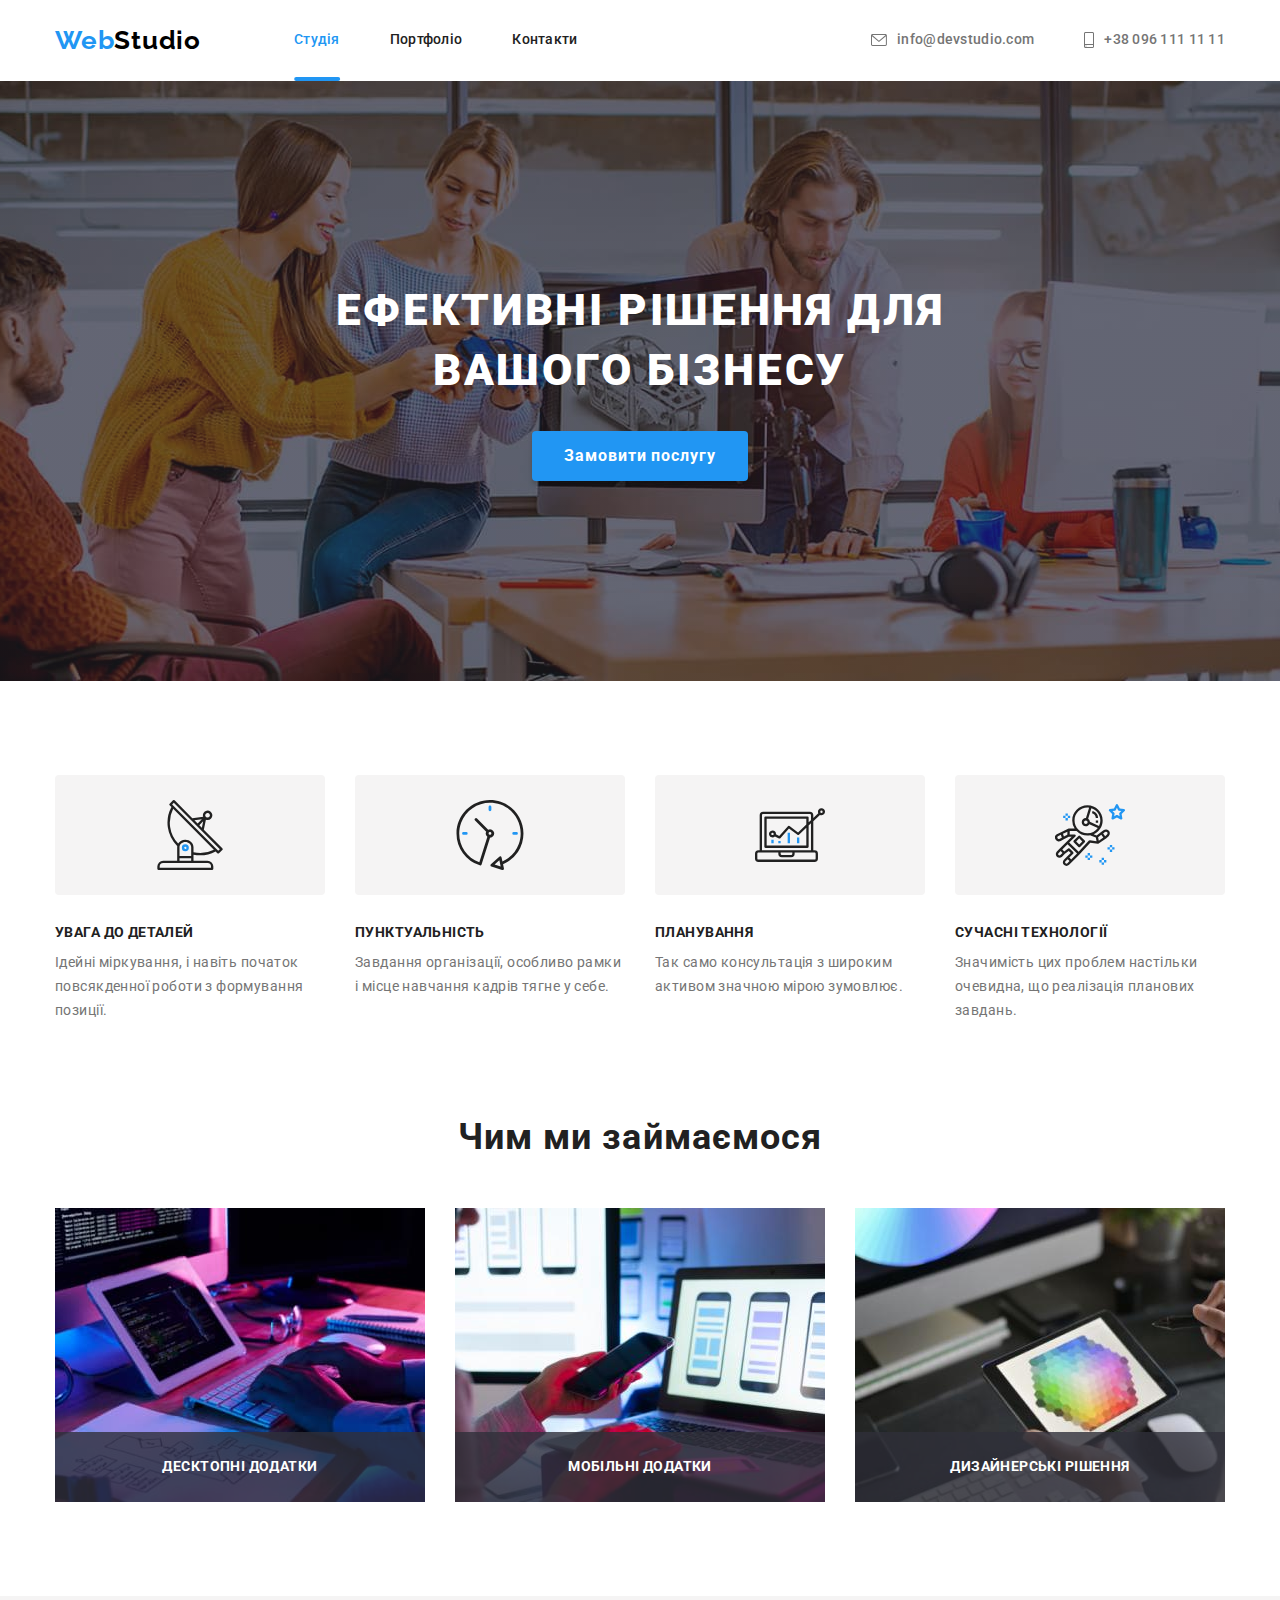
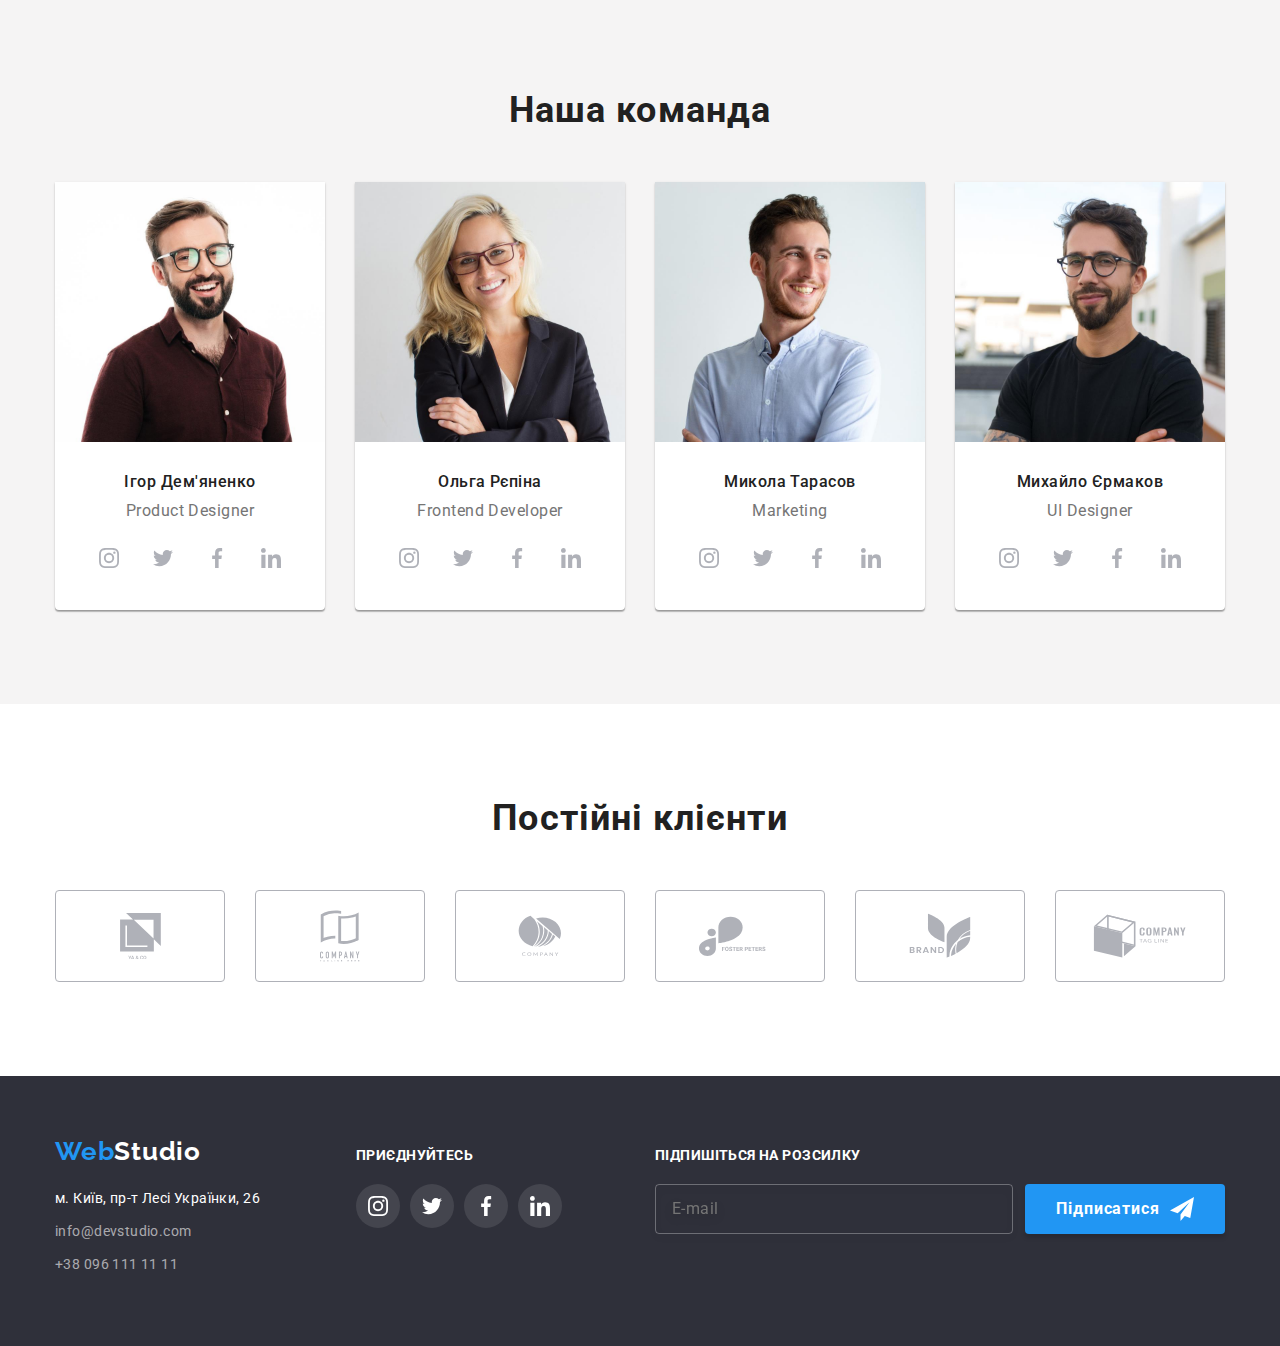
<file: index.html>
<!DOCTYPE html>
<html lang="uk">
  <head>
    <meta charset="UTF-8" />
    <meta http-equiv="X-UA-Compatible" content="IE=edge" />
    <meta name="viewport" content="width=device-width, initial-scale=1.0" />
    <title>Головна</title>
    <link rel="stylesheet" href="./css/main.min.css" />
    <link rel="preconnect" href="https://fonts.googleapis.com" />
    <link rel="preconnect" href="https://fonts.gstatic.com" crossorigin />
    <link
      href="https://fonts.googleapis.com/css2?family=Raleway:wght@700&family=Roboto:wght@400;500;700;900&display=swap"
      rel="stylesheet"
    />
  </head>
  <body>
    <div class="backdrop backdrop--hidden" data-backdrop>
      <div class="modal modal--hidden" data-modal>
        <div class="modal-close" data-modal-close>
          <svg width="11" height="11" class="modal-close__icon">
            <use href="images/sprite.svg#icon-close"></use>
          </svg>
        </div>
        <h2 class="modal__header">Залиште свої дані, ми вам передзвонимо</h2>
        <form class="modal-container">
          <ul class="modal-list">
            <li class="modal-list__item">
              <label class="modal-list__label">
                <input type="text" name="name" class="modal-list__input" />
                <span class="modal-list__placeholder">Ім'я</span>
                <svg width="18" height="18" class="modal-list__icon">
                  <use href="images/sprite.svg#icon-person-black"></use>
                </svg>
              </label>
            </li>
            <li class="modal-list__item">
              <label class="modal-list__label">
                <input type="tel" name="tel" class="modal-list__input" />
                <span class="modal-list__placeholder">Телефон</span>
                <svg width="18" height="18" class="modal-list__icon">
                  <use href="images/sprite.svg#icon-phone-black"></use>
                </svg>
              </label>
            </li>
            <li class="modal-list__item">
              <label class="modal-list__label">
                <input type="email" name="email" class="modal-list__input" />
                <span class="modal-list__placeholder">Пошта</span>
                <svg width="18" height="18" class="modal-list__icon">
                  <use href="images/sprite.svg#icon-email-black"></use>
                </svg>
              </label>
            </li>
            <li class="modal-list__item">
              <label class="modal-list__label">
                <textarea
                  name="comment"
                  placeholder="Введіть текст"
                  class="modal-list__input modal-list__input--textarea"
                ></textarea>
                <span class="modal-list__placeholder">Коментар</span>
              </label>
            </li>
            <li class="modal-list__item modal-list__item--policy">
              <label class="modal-list__label modal-list__label--policy">
                <input
                  type="checkbox"
                  name="policy"
                  class="modal-list__input modal-list__input--checkbox"
                />
                <span
                  class="modal-list__placeholder modal-list__placeholder--checkbox"
                ></span>
                <svg
                  width="16"
                  height="15"
                  class="modal-list__icon modal-list__icon--checked"
                >
                  <use href="images/sprite.svg#icon-checked-yes"></use>
                </svg>

                <p class="modal-list__text">
                  Погоджуюся з розсилкою та приймаю
                  <a class="modal-list__link" href="#">Умови договору</a>
                </p>
              </label>
            </li>
            <li class="modal-list__item">
              <button class="button button--modal-btn" type="submit">
                Відправити
              </button>
            </li>
          </ul>
        </form>
      </div>
    </div>

    <header class="header-section header-section--page">
      <div class="container">
        <div class="header">
          <a href="./index.html" class="logo">
            Web<span class="logo__text logo__text--header">Studio</span>
          </a>
          <nav class="nav-container">
            <ul class="nav-list">
              <li class="nav-list__item">
                <a
                  href="./index.html"
                  class="nav-list__link nav-list__link--active"
                  >Студія</a
                >
              </li>
              <li class="nav-list__item">
                <a href="./portfolio.html" class="nav-list__link">Портфоліо</a>
              </li>
              <li class="nav-list__item">
                <a href="#" class="nav-list__link">Контакти</a>
              </li>
            </ul>
          </nav>
          <ul class="contacts-list">
            <li class="contacts-list__item contacts-list__item--header">
              <a href="mailto:info@devstudio.com" class="contacts-list__link">
                <svg width="16" height="12" class="contacts-list__icon">
                  <use href="images/sprite.svg#icon-envelope"></use>
                </svg>
                info@devstudio.com
              </a>
            </li>
            <li class="contacts-list__item contacts-list__item--header">
              <a href="tel:+380961111111" class="contacts-list__link">
                <svg width="10" height="16" class="contacts-list__icon">
                  <use href="images/sprite.svg#icon-smartphone"></use>
                </svg>
                +38 096 111 11 11
              </a>
            </li>
          </ul>
        </div>
      </div>
    </header>

    <main>
      <section class="section section--hero">
        <div class="hero">
          <h1 class="hero__text">ЕФЕКТИВНІ РІШЕННЯ ДЛЯ ВАШОГО БІЗНЕСУ</h1>
          <button type="button" class="button button--hero" data-modal-open>
            Замовити послугу
          </button>
        </div>
      </section>

      <section class="section section--features">
        <div class="container">
          <ul class="features">
            <li class="features__item">
              <div class="features__icon-container">
                <svg width="70" height="70" class="features__icon">
                  <use href="images/sprite.svg#icon-antenna"></use>
                </svg>
              </div>
              <h3 class="features__label">УВАГА ДО ДЕТАЛЕЙ</h3>
              <p class="features__text">
                Ідейні міркування, і навіть початок повсякденної роботи з
                формування позиції.
              </p>
            </li>
            <li class="features__item">
              <div class="features__icon-container">
                <svg width="70" height="70" class="features__icon">
                  <use href="images/sprite.svg#icon-clock"></use>
                </svg>
              </div>
              <h3 class="features__label">ПУНКТУАЛЬНІСТЬ</h3>
              <p class="features__text">
                Завдання організації, особливо рамки і місце навчання кадрів
                тягне у себе.
              </p>
            </li>

            <li class="features__item">
              <div class="features__icon-container">
                <svg width="70" height="70" class="features__icon">
                  <use href="images/sprite.svg#icon-diagram"></use>
                </svg>
              </div>
              <h3 class="features__label">ПЛАНУВАННЯ</h3>
              <p class="features__text">
                Так само консультація з широким активом значною мірою зумовлює.
              </p>
            </li>
            <li class="features__item">
              <div class="features__icon-container">
                <svg width="70" height="70" class="features__icon">
                  <use href="images/sprite.svg#icon-astronaut"></use>
                </svg>
              </div>
              <h3 class="features__label">СУЧАСНІ ТЕХНОЛОГІЇ</h3>
              <p class="features__text">
                Значимість цих проблем настільки очевидна, що реалізація
                планових завдань.
              </p>
            </li>
          </ul>
        </div>
      </section>

      <section class="section">
        <div class="container">
          <h2 class="section-header">Чим ми займаємося</h2>
          <ul class="job">
            <li class="job__item">
              <a href="#" class="job__link"
                ><img
                  src="./images/job1.jpg"
                  alt="Наші проекти"
                  width="370"
                  height="294"
                  class="job__image"
                />
                <div class="job__label-container">
                  <h3 class="job__label">Десктопні додатки</h3>
                </div>
              </a>
            </li>
            <li class="job__item">
              <a href="#" class="job__link"
                ><img
                  src="./images/job2.jpg"
                  alt="Наші проекти"
                  width="370"
                  height="294"
                  class="job__image"
                />
                <div class="job__label-container">
                  <h3 class="job__label">Мобільні додатки</h3>
                </div>
              </a>
            </li>
            <li class="job__item">
              <a href="#" class="job__link"
                ><img
                  src="./images/job3.jpg"
                  alt="Наші проекти"
                  width="370"
                  height="294"
                  class="job__image"
                />
                <div class="job__label-container">
                  <h3 class="job__label">Дизайнерські рішення</h3>
                </div>
              </a>
            </li>
          </ul>
        </div>
      </section>

      <section class="section section--team">
        <div class="container">
          <h2 class="section-header">Наша команда</h2>
          <ul class="team-list">
            <li class="team-list__item">
              <img
                src="./images/team1.jpg"
                width="270"
                height="260"
                alt="Ігорь Дем'яненко"
                class="team-list__image"
              />
              <div class="team-list__meta">
                <h3 class="team-list__name">Ігор Дем'яненко</h3>
                <p class="team-list__position">Product Designer</p>
              </div>
              <ul class="socials-list">
                <li class="socials-list__item">
                  <a class="socials-list__link" href="#">
                    <svg width="20" height="20" class="socials-list__icon">
                      <use href="images/sprite.svg#icon-instagram"></use>
                    </svg>
                  </a>
                </li>
                <li class="socials-list__item">
                  <a class="socials-list__link" href="#">
                    <svg width="20" height="20" class="socials-list__icon">
                      <use href="images/sprite.svg#icon-twitter"></use>
                    </svg>
                  </a>
                </li>
                <li class="socials-list__item">
                  <a class="socials-list__link" href="#">
                    <svg width="20" height="20" class="socials-list__icon">
                      <use href="images/sprite.svg#icon-facebook"></use>
                    </svg>
                  </a>
                </li>
                <li class="socials-list__item">
                  <a class="socials-list__link" href="#">
                    <svg width="20" height="20" class="socials-list__icon">
                      <use href="images/sprite.svg#icon-linkedin"></use>
                    </svg>
                  </a>
                </li>
              </ul>
            </li>
            <li class="team-list__item">
              <img
                src="./images/team2.jpg"
                width="270"
                height="260"
                alt="Ольга Рєпіна"
                class="team-list__image"
              />
              <div class="team-list__meta">
                <h3 class="team-list__name">Ольга Рєпіна</h3>
                <p class="team-list__position">Frontend Developer</p>
              </div>
              <ul class="socials-list">
                <li class="socials-list__item">
                  <a class="socials-list__link" href="#">
                    <svg width="20" height="20" class="socials-list__icon">
                      <use href="images/sprite.svg#icon-instagram"></use>
                    </svg>
                  </a>
                </li>
                <li class="socials-list__item">
                  <a class="socials-list__link" href="#">
                    <svg width="20" height="20" class="socials-list__icon">
                      <use href="images/sprite.svg#icon-twitter"></use>
                    </svg>
                  </a>
                </li>
                <li class="socials-list__item">
                  <a class="socials-list__link" href="#">
                    <svg width="20" height="20" class="socials-list__icon">
                      <use href="images/sprite.svg#icon-facebook"></use>
                    </svg>
                  </a>
                </li>
                <li class="socials-list__item">
                  <a class="socials-list__link" href="#">
                    <svg width="20" height="20" class="socials-list__icon">
                      <use href="images/sprite.svg#icon-linkedin"></use>
                    </svg>
                  </a>
                </li>
              </ul>
            </li>
            <li class="team-list__item">
              <img
                src="./images/team3.jpg"
                width="270"
                height="260"
                alt="Микола Тарасов"
                class="team-list__image"
              />
              <div class="team-list__meta">
                <h3 class="team-list__name">Микола Тарасов</h3>
                <p class="team-list__position">Marketing</p>
              </div>
              <ul class="socials-list">
                <li class="socials-list__item">
                  <a class="socials-list__link" href="#">
                    <svg width="20" height="20" class="socials-list__icon">
                      <use href="images/sprite.svg#icon-instagram"></use>
                    </svg>
                  </a>
                </li>
                <li class="socials-list__item">
                  <a class="socials-list__link" href="#">
                    <svg width="20" height="20" class="socials-list__icon">
                      <use href="images/sprite.svg#icon-twitter"></use>
                    </svg>
                  </a>
                </li>
                <li class="socials-list__item">
                  <a class="socials-list__link" href="#">
                    <svg width="20" height="20" class="socials-list__icon">
                      <use href="images/sprite.svg#icon-facebook"></use>
                    </svg>
                  </a>
                </li>
                <li class="socials-list__item">
                  <a class="socials-list__link" href="#">
                    <svg width="20" height="20" class="socials-list__icon">
                      <use href="images/sprite.svg#icon-linkedin"></use>
                    </svg>
                  </a>
                </li>
              </ul>
            </li>
            <li class="team-list__item">
              <img
                src="./images/team4.jpg"
                width="270"
                height="260"
                alt="Михайло Єрмаков"
                class="team-list__image"
              />
              <div class="team-list__meta">
                <h3 class="team-list__name">Михайло Єрмаков</h3>
                <p class="team-list__position">UI Designer</p>
              </div>
              <ul class="socials-list">
                <li class="socials-list__item">
                  <a class="socials-list__link" href="#">
                    <svg width="20" height="20" class="socials-list__icon">
                      <use href="images/sprite.svg#icon-instagram"></use>
                    </svg>
                  </a>
                </li>
                <li class="socials-list__item">
                  <a class="socials-list__link" href="#">
                    <svg width="20" height="20" class="socials-list__icon">
                      <use href="images/sprite.svg#icon-twitter"></use>
                    </svg>
                  </a>
                </li>
                <li class="socials-list__item">
                  <a class="socials-list__link" href="#">
                    <svg width="20" height="20" class="socials-list__icon">
                      <use href="images/sprite.svg#icon-facebook"></use>
                    </svg>
                  </a>
                </li>
                <li class="socials-list__item">
                  <a class="socials-list__link" href="#">
                    <svg width="20" height="20" class="socials-list__icon">
                      <use href="images/sprite.svg#icon-linkedin"></use>
                    </svg>
                  </a>
                </li>
              </ul>
            </li>
          </ul>
        </div>
      </section>

      <section class="section">
        <div class="container">
          <h2 class="section-header">Постійні клієнти</h2>
          <ul class="clients-list">
            <li class="clients-list__item">
              <a href="" class="clients-list__link">
                <svg width="41" height="46.7" class="clients-list__icon">
                  <use href="images/sprite.svg#icon-company1"></use>
                </svg>
              </a>
            </li>
            <li class="clients-list__item">
              <a href="" class="clients-list__link">
                <svg width="40" height="52" class="clients-list__icon">
                  <use href="images/sprite.svg#icon-company2"></use>
                </svg>
              </a>
            </li>
            <li class="clients-list__item">
              <a href="" class="clients-list__link">
                <svg width="43.46" height="41.18" class="clients-list__icon">
                  <use href="images/sprite.svg#icon-company3"></use>
                </svg>
              </a>
            </li>
            <li class="clients-list__item">
              <a href="" class="clients-list__link">
                <svg width="84.44" height="40.62" class="clients-list__icon">
                  <use href="images/sprite.svg#icon-company4"></use>
                </svg>
              </a>
            </li>
            <li class="clients-list__item">
              <a href="" class="clients-list__link">
                <svg width="62.54" height="45.43" class="clients-list__icon">
                  <use href="images/sprite.svg#icon-company5"></use>
                </svg>
              </a>
            </li>
            <li class="clients-list__item">
              <a href="" class="clients-list__link">
                <svg width="93.79" height="43.93" class="clients-list__icon">
                  <use href="images/sprite.svg#icon-company6"></use>
                </svg>
              </a>
            </li>
          </ul>
        </div>
      </section>
    </main>

    <footer class="section section--footer">
      <div class="container">
        <div class="footer">
          <div class="footer-address">
            <a href="./index.html" class="logo">
              Web<span class="logo__text logo__text--footer">Studio</span>
            </a>
            <address>
              <ul class="contacts-list contacts-list--footer">
                <li class="contacts-list__item contacts-list__item--footer">
                  <a
                    href="mailto:info@devstudio.com"
                    class="contacts-list__link contacts-list__link--footer contacts-list__link--accent"
                  >
                    м. Київ, пр-т Лесі Українки, 26
                  </a>
                </li>
                <li class="contacts-list__item contacts-list__item--footer">
                  <a
                    href="mailto:info@devstudio.com"
                    class="contacts-list__link contacts-list__link--footer"
                  >
                    info@devstudio.com
                  </a>
                </li>
                <li class="contacts-list__item contacts-list__item--footer">
                  <a
                    href="tel:+380961111111"
                    class="contacts-list__link contacts-list__link--footer"
                  >
                    +38 096 111 11 11
                  </a>
                </li>
              </ul>
            </address>
          </div>
          <div class="social-block">
            <h3 class="social-block__header">приєднуйтесь</h3>
            <ul class="socials-list socials-list--footer">
              <li class="socials-list__item">
                <a
                  class="socials-list__link socials-list__link--footer"
                  href="#"
                >
                  <svg
                    width="20"
                    height="20"
                    class="socials-list__icon socials-list__icon--footer"
                  >
                    <use href="images/sprite.svg#icon-instagram"></use>
                  </svg>
                </a>
              </li>
              <li class="socials-list__item">
                <a
                  class="socials-list__link socials-list__link--footer"
                  href="#"
                >
                  <svg
                    width="20"
                    height="20"
                    class="socials-list__icon socials-list__icon--footer"
                  >
                    <use href="images/sprite.svg#icon-twitter"></use>
                  </svg>
                </a>
              </li>
              <li class="socials-list__item">
                <a
                  class="socials-list__link socials-list__link--footer"
                  href="#"
                >
                  <svg
                    width="20"
                    height="20"
                    class="socials-list__icon socials-list__icon--footer"
                  >
                    <use href="images/sprite.svg#icon-facebook"></use>
                  </svg>
                </a>
              </li>
              <li class="socials-list__item">
                <a
                  class="socials-list__link socials-list__link--footer"
                  href="#"
                >
                  <svg
                    width="20"
                    height="20"
                    class="socials-list__icon socials-list__icon--footer"
                  >
                    <use href="images/sprite.svg#icon-linkedin"></use>
                  </svg>
                </a>
              </li>
            </ul>
          </div>
          <div class="subscription-block">
            <label
              class="subscription-block__header"
              for="subscription-email-field"
              >Підпишіться на розсилку</label
            >
            <form class="subscription-form">
              <input
                type="email"
                name="email"
                class="subscription-form__input"
                placeholder="E-mail"
                id="subscription-email-field"
              />
              <button class="button button--subscription" type="submit">
                Підписатися
                <svg
                  class="button__icon button__icon--footer"
                  width="24"
                  height="24"
                >
                  <use href="images/sprite.svg#icon-send"></use>
                </svg>
              </button>
            </form>
          </div>
        </div>
      </div>
    </footer>
    <script src="./js/modal.js"></script>
  </body>
</html>
</file>
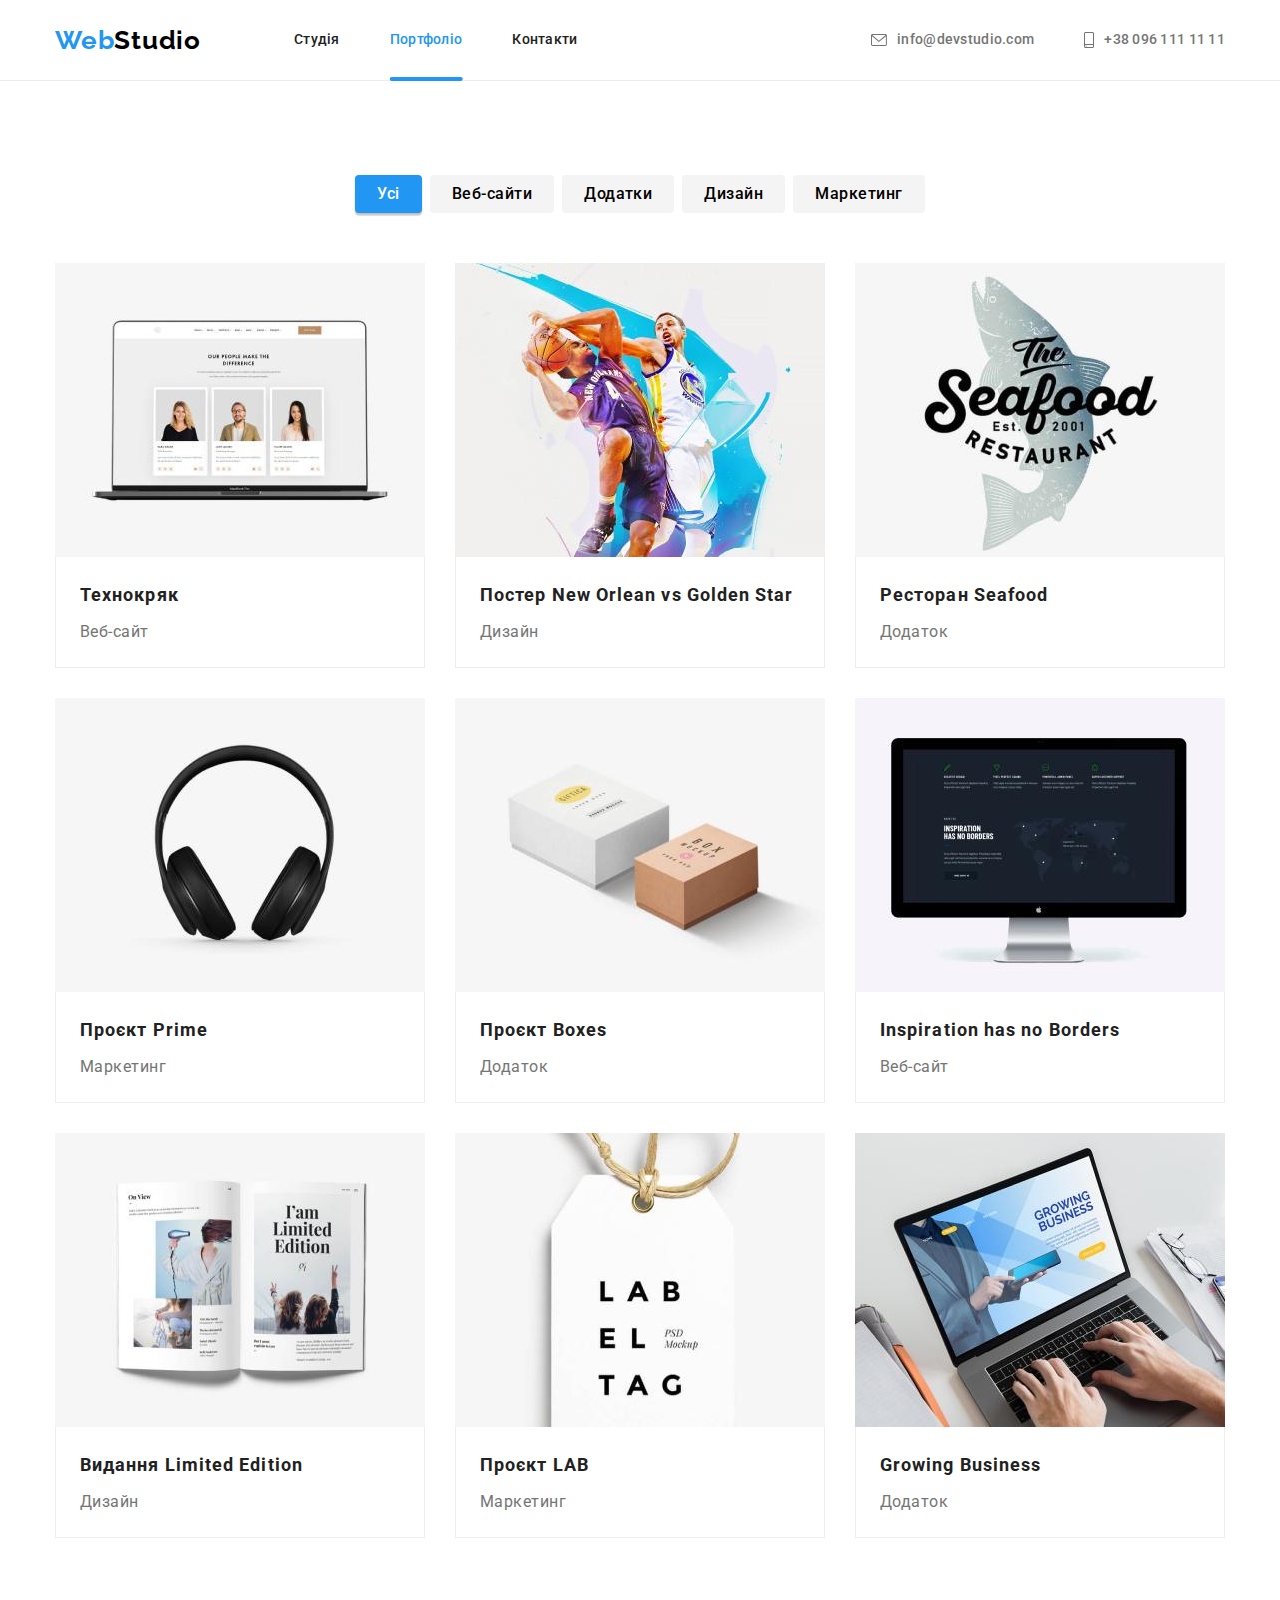
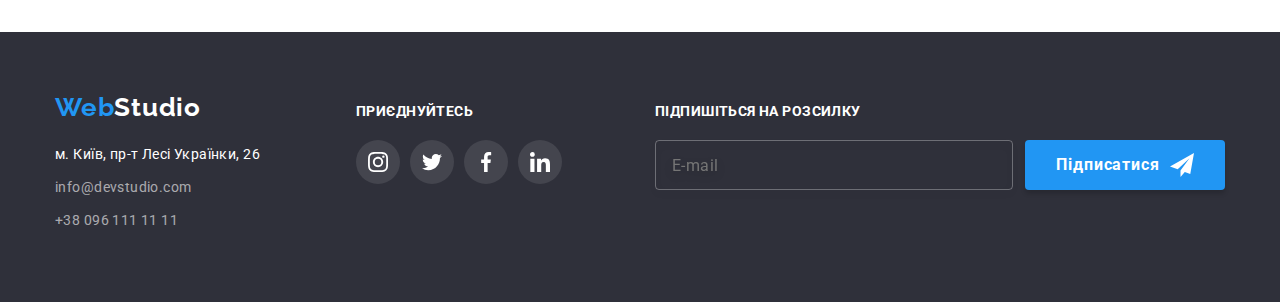
<file: portfolio.html>
<!DOCTYPE html>
<html lang="uk">
  <head>
    <meta charset="UTF-8" />
    <meta http-equiv="X-UA-Compatible" content="IE=edge" />
    <meta name="viewport" content="width=device-width, initial-scale=1.0" />
    <title>Портфоліо</title>
    <link rel="stylesheet" href="./css/main.min.css" />
    <link rel="preconnect" href="https://fonts.googleapis.com" />
    <link rel="preconnect" href="https://fonts.gstatic.com" crossorigin />
    <link
      href="https://fonts.googleapis.com/css2?family=Raleway:wght@700&family=Roboto:wght@400;500;700;900&display=swap"
      rel="stylesheet"
    />
  </head>
  <body>
    <header class="header-section header-section--portfolio">
      <div class="container">
        <div class="header">
          <a href="./index.html" class="logo">
            Web<span class="logo__text logo__text--header">Studio</span>
          </a>
          <nav class="nav-container">
            <ul class="nav-list">
              <li class="nav-list__item">
                <a
                  href="./index.html"
                  class="nav-list__link"
                  >Студія</a
                >
              </li>
              <li class="nav-list__item">
                <a href="./portfolio.html" class="nav-list__link nav-list__link--active">Портфоліо</a>
              </li>
              <li class="nav-list__item">
                <a href="#" class="nav-list__link">Контакти</a>
              </li>
            </ul>
          </nav>
          <ul class="contacts-list">
            <li class="contacts-list__item contacts-list__item--header">
              <a href="mailto:info@devstudio.com" class="contacts-list__link">
                <svg width="16" height="12" class="contacts-list__icon">
                  <use href="images/sprite.svg#icon-envelope"></use>
                </svg>
                info@devstudio.com
              </a>
            </li>
            <li class="contacts-list__item contacts-list__item--header">
              <a href="tel:+380961111111" class="contacts-list__link">
                <svg width="10" height="16" class="contacts-list__icon">
                  <use href="images/sprite.svg#icon-smartphone"></use>
                </svg>
                +38 096 111 11 11
              </a>
            </li>
          </ul>
        </div>
      </div>
    </header>

    <main>
      <section class="section">
        <div class="container">
          <ul class="filter-list">
            <li class="filter-list__item">
              <button type="button" class="filter-list__btn filter-list__btn--active">Усі</button>
            </li>
            <li class="filter-list__item"">
              <button type="button" class="filter-list__btn">Веб-сайти</button>
            </li>
            <li class="filter-list__item"">
              <button type="button" class="filter-list__btn">Додатки</button>
            </li>
            <li class="filter-list__item"">
              <button type="button" class="filter-list__btn">Дизайн</button>
            </li>
            <li class="filter-list__item"">
              <button type="button" class="filter-list__btn">Маркетинг</button>
            </li>
          </ul>
          <ul class="projects-list">
            <li class="projects-list__item">
              <a class="projects-list__link" href="#">
                <div class="projects-list__container">
                  <img
                    src="./images/project1.jpg"
                    alt="Веб-сайт Технокряк"
                    width="370"
                    height="294"
                    class="projects-list__image"
                  />
                  <div class="projects-list__overlay">
                    <p class="projects-list__description">
                      Ресурс пропонує комплексні пропозиції з різним рівнем
                      функціоналу та сервісів. Все це дозволить відвідувачу
                      отримати вичерпні відомості про компанію чи приватну
                      особу.
                    </p>
                  </div>
                </div>
                <div class="projects-list__meta">
                  <h2 class="projects-list__name">Технокряк</h2>
                  <p class="projects-list__category">Веб-сайт</p>
                </div>
              </a>
            </li>
            <li class="projects-list__item">
              <a class="projects-list__link" href="#">
                <div class="projects-list__container">
                  <img
                    src="./images/project2.jpg"
                    alt="Постер New Orlean vs Golden Star"
                    width="370"
                    height="294"
                    class="projects-list__image"
                  />
                  <div class="projects-list__overlay">
                    <p class="projects-list__description">
                      Ресурс пропонує комплексні пропозиції з різним рівнем
                      функціоналу та сервісів. Все це дозволить відвідувачу
                      отримати вичерпні відомості про компанію чи приватну
                      особу.
                    </p>
                  </div>
                </div>
                <div class="projects-list__meta">
                  <h2 class="projects-list__name">Постер New Orlean vs Golden Star</h2>
                  <p class="projects-list__category">Дизайн</p>
                </div>
              </a>
            </li>
            <li class="projects-list__item">
              <a class="projects-list__link" href="#">
                <div class="projects-list__container">
                  <img
                    src="./images/project3.jpg"
                    alt="Ресторан Seafood"
                    width="370"
                    height="294"
                    class="projects-list__image"
                  />
                  <div class="projects-list__overlay">
                    <p class="projects-list__description">
                      Ресурс пропонує комплексні пропозиції з різним рівнем
                      функціоналу та сервісів. Все це дозволить відвідувачу
                      отримати вичерпні відомості про компанію чи приватну
                      особу.
                    </p>
                  </div>
                </div>
                <div class="projects-list__meta">
                  <h2 class="projects-list__name">Ресторан Seafood</h2>
                  <p class="projects-list__category">Додаток</p>
                </div>
              </a>
            </li>
            <li class="projects-list__item">
              <a class="projects-list__link" href="#">
                <div class="projects-list__container">
                  <img
                    src="./images/project4.jpg"
                    alt="Проєкт Prime"
                    width="370"
                    height="294"
                    class="projects-list__image"
                  />
                  <div class="projects-list__overlay">
                    <p class="projects-list__description">
                      Ресурс пропонує комплексні пропозиції з різним рівнем
                      функціоналу та сервісів. Все це дозволить відвідувачу
                      отримати вичерпні відомості про компанію чи приватну
                      особу.
                    </p>
                  </div>
                </div>
                <div class="projects-list__meta">
                  <h2 class="projects-list__name">Проєкт Prime</h2>
                  <p class="projects-list__category">Маркетинг</p>
                </div>
              </a>
            </li>
            <li class="projects-list__item">
              <a class="projects-list__link" href="#">
                <div class="projects-list__container">
                  <img
                    src="./images/project5.jpg"
                    alt="Проєкт Boxes"
                    width="370"
                    height="294"
                    class="projects-list__image"
                  />
                  <div class="projects-list__overlay">
                    <p class="projects-list__description">
                      Ресурс пропонує комплексні пропозиції з різним рівнем
                      функціоналу та сервісів. Все це дозволить відвідувачу
                      отримати вичерпні відомості про компанію чи приватну
                      особу.
                    </p>
                  </div>
                </div>
                <div class="projects-list__meta">
                  <h2 class="projects-list__name">Проєкт Boxes</h2>
                  <p class="projects-list__category">Додаток</p>
                </div>
              </a>
            </li>
            <li class="projects-list__item">
              <a class="projects-list__link" href="#">
                <div class="projects-list__container">
                  <img
                    src="./images/project6.jpg"
                    alt="Inspiration has no Borders"
                    width="370"
                    height="294"
                    class="projects-list__image"
                  />
                  <div class="projects-list__overlay">
                    <p class="projects-list__description">
                      Ресурс пропонує комплексні пропозиції з різним рівнем
                      функціоналу та сервісів. Все це дозволить відвідувачу
                      отримати вичерпні відомості про компанію чи приватну
                      особу.
                    </p>
                  </div>
                </div>
                <div class="projects-list__meta">
                  <h2 class="projects-list__name">Inspiration has no Borders</h2>
                  <p class="projects-list__category">Веб-сайт</p>
                </div>
              </a>
            </li>
            <li class="projects-list__item">
              <a class="projects-list__link" href="#">
                <div class="projects-list__container">
                  <img
                    src="./images/project7.jpg"
                    alt="Видання Limited Edition"
                    width="370"
                    height="294"
                    class="projects-list__image"
                  />
                  <div class="projects-list__overlay">
                    <p class="projects-list__description">
                      Ресурс пропонує комплексні пропозиції з різним рівнем
                      функціоналу та сервісів. Все це дозволить відвідувачу
                      отримати вичерпні відомості про компанію чи приватну
                      особу.
                    </p>
                  </div>
                </div>
                <div class="projects-list__meta">
                  <h2 class="projects-list__name">Видання Limited Edition</h2>
                  <p class="projects-list__category">Дизайн</p>
                </div>
              </a>
            </li>
            <li class="projects-list__item">
              <a class="projects-list__link" href="#">
                <div class="projects-list__container">
                  <img
                    src="./images/project8.jpg"
                    alt="Проєкт LAB"
                    width="370"
                    height="294"
                    class="projects-list__image"
                  />
                  <div class="projects-list__overlay">
                    <p class="projects-list__description">
                      Ресурс пропонує комплексні пропозиції з різним рівнем
                      функціоналу та сервісів. Все це дозволить відвідувачу
                      отримати вичерпні відомості про компанію чи приватну
                      особу.
                    </p>
                  </div>
                </div>
                <div class="projects-list__meta">
                  <h2 class="projects-list__name">Проєкт LAB</h2>
                  <p class="projects-list__category">Маркетинг</p>
                </div>
              </a>
            </li>
            <li class="projects-list__item">
              <a class="projects-list__link" href="#">
                <div class="projects-list__container">
                  <img
                    src="./images/project9.jpg"
                    alt="Growing Business"
                    width="370"
                    height="294"
                    class="projects-list__image"
                  />
                  <div class="projects-list__overlay">
                    <p class="projects-list__description">
                      Ресурс пропонує комплексні пропозиції з різним рівнем
                      функціоналу та сервісів. Все це дозволить відвідувачу
                      отримати вичерпні відомості про компанію чи приватну
                      особу.
                    </p>
                  </div>
                </div>
                <div class="projects-list__meta">
                  <h2 class="projects-list__name">Growing Business</h2>
                  <p class="projects-list__category">Додаток</p>
                </div>
              </a>
            </li>
          </ul>
        </div>
      </section>
    </main>

    <footer class="section section--footer">
      <div class="container">
        <div class="footer">
          <div class="footer-address">
            <a href="./index.html" class="logo">
              Web<span class="logo__text logo__text--footer">Studio</span>
            </a>
            <address>
              <ul class="contacts-list contacts-list--footer">
                <li class="contacts-list__item contacts-list__item--footer">
                  <a
                    href="mailto:info@devstudio.com"
                    class="contacts-list__link contacts-list__link--footer contacts-list__link--accent"
                  >
                    м. Київ, пр-т Лесі Українки, 26
                  </a>
                </li>
                <li class="contacts-list__item contacts-list__item--footer">
                  <a
                    href="mailto:info@devstudio.com"
                    class="contacts-list__link contacts-list__link--footer"
                  >
                    info@devstudio.com
                  </a>
                </li>
                <li class="contacts-list__item contacts-list__item--footer">
                  <a
                    href="tel:+380961111111"
                    class="contacts-list__link contacts-list__link--footer"
                  >
                    +38 096 111 11 11
                  </a>
                </li>
              </ul>
            </address>
          </div>
          <div class="social-block">
            <h3 class="social-block__header">приєднуйтесь</h3>
            <ul class="socials-list socials-list--footer">
              <li class="socials-list__item">
                <a
                  class="socials-list__link socials-list__link--footer"
                  href="#"
                >
                  <svg
                    width="20"
                    height="20"
                    class="socials-list__icon socials-list__icon--footer"
                  >
                    <use href="images/sprite.svg#icon-instagram"></use>
                  </svg>
                </a>
              </li>
              <li class="socials-list__item">
                <a
                  class="socials-list__link socials-list__link--footer"
                  href="#"
                >
                  <svg
                    width="20"
                    height="20"
                    class="socials-list__icon socials-list__icon--footer"
                  >
                    <use href="images/sprite.svg#icon-twitter"></use>
                  </svg>
                </a>
              </li>
              <li class="socials-list__item">
                <a
                  class="socials-list__link socials-list__link--footer"
                  href="#"
                >
                  <svg
                    width="20"
                    height="20"
                    class="socials-list__icon socials-list__icon--footer"
                  >
                    <use href="images/sprite.svg#icon-facebook"></use>
                  </svg>
                </a>
              </li>
              <li class="socials-list__item">
                <a
                  class="socials-list__link socials-list__link--footer"
                  href="#"
                >
                  <svg
                    width="20"
                    height="20"
                    class="socials-list__icon socials-list__icon--footer"
                  >
                    <use href="images/sprite.svg#icon-linkedin"></use>
                  </svg>
                </a>
              </li>
            </ul>
          </div>
          <div class="subscription-block">
            <label
              class="subscription-block__header"
              for="subscription-email-field"
              >Підпишіться на розсилку</label
            >
            <form class="subscription-form">
              <input
                type="email"
                name="email"
                class="subscription-form__input"
                placeholder="E-mail"
                id="subscription-email-field"
              />
              <button class="button button--subscription" type="submit">
                Підписатися
                <svg
                  class="button__icon button__icon--footer"
                  width="24"
                  height="24"
                >
                  <use href="images/sprite.svg#icon-send"></use>
                </svg>
              </button>
            </form>
          </div>
        </div>
      </div>
    </footer>
  </body>
</html>
</file>
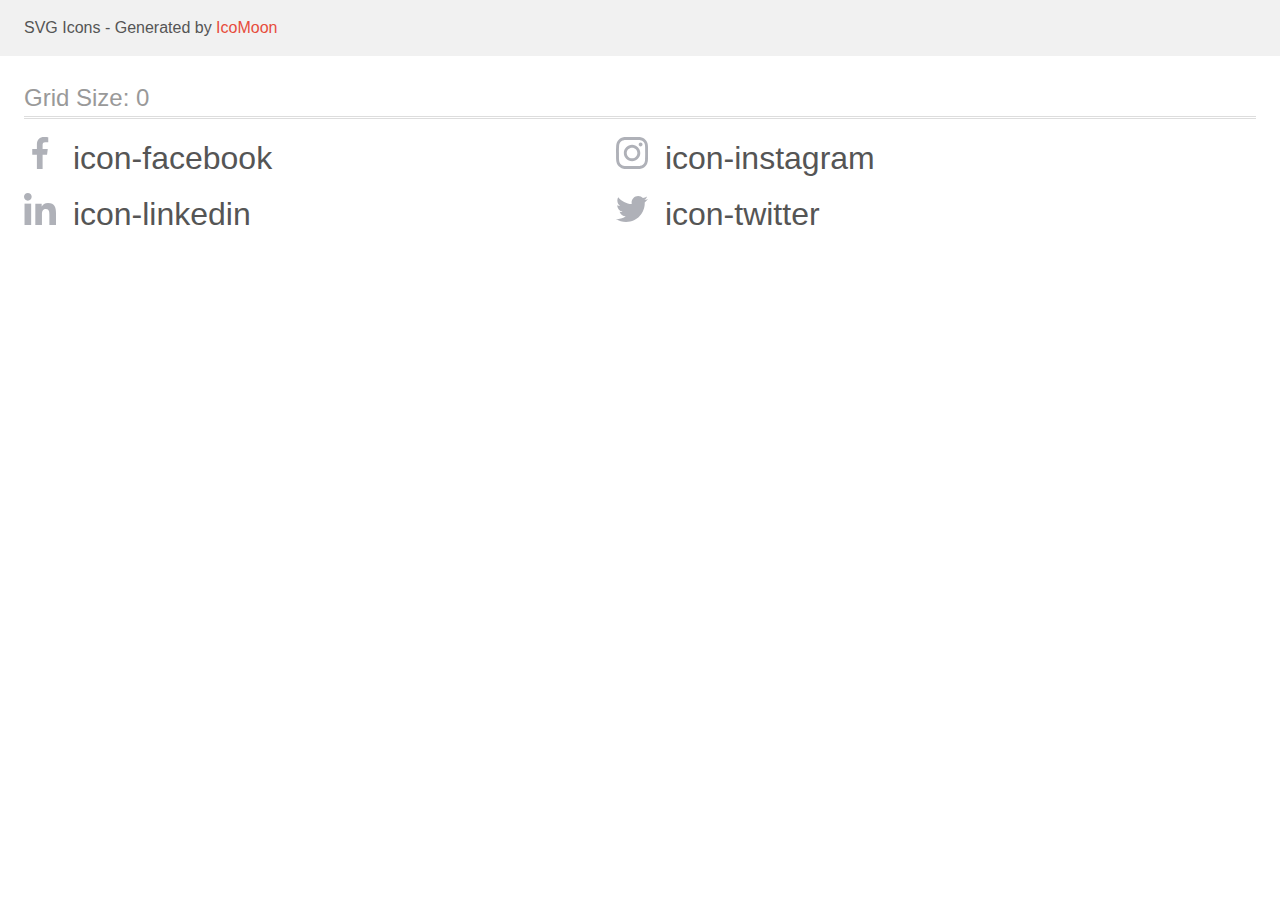
<file: images/original/Icon/icomoon/demo.html>
<!doctype html>
<html>
<head>
    <title>IcoMoon - SVG Icons</title>
    <meta charset="utf-8">
    <meta name="viewport" content="width=device-width, initial-scale=1">
    <link rel="stylesheet" href="demo-files/demo.css">
    <link rel="stylesheet" href="style.css">
</head>
<body>
<svg aria-hidden="true" style="position: absolute; width: 0; height: 0; overflow: hidden;" version="1.1" xmlns="http://www.w3.org/2000/svg" xmlns:xlink="http://www.w3.org/1999/xlink">
<defs>
<symbol id="icon-facebook" viewBox="0 0 32 32">
<path fill="#afb1b8" style="fill: var(--color1, #afb1b8)" d="M21.329 5.313h2.921v-5.088c-0.504-0.069-2.237-0.225-4.256-0.225-4.212 0-7.097 2.649-7.097 7.519v4.481h-4.648v5.688h4.648v14.312h5.699v-14.311h4.46l0.708-5.688h-5.169v-3.919c0.001-1.644 0.444-2.769 2.735-2.769z"></path>
</symbol>
<symbol id="icon-instagram" viewBox="0 0 32 32">
<path fill="#afb1b8" style="fill: var(--color1, #afb1b8)" d="M31.969 9.408c-0.075-1.7-0.35-2.869-0.744-3.882-0.406-1.075-1.032-2.038-1.851-2.838-0.8-0.813-1.769-1.444-2.832-1.844-1.019-0.394-2.182-0.669-3.882-0.744-1.713-0.081-2.257-0.1-6.601-0.1s-4.888 0.019-6.595 0.094c-1.7 0.075-2.869 0.35-3.882 0.744-1.075 0.406-2.038 1.031-2.838 1.85-0.813 0.8-1.444 1.769-1.844 2.832-0.394 1.019-0.669 2.182-0.744 3.882-0.081 1.713-0.1 2.257-0.1 6.601s0.019 4.888 0.094 6.595c0.075 1.7 0.35 2.869 0.744 3.882 0.406 1.075 1.038 2.038 1.85 2.838 0.8 0.813 1.769 1.444 2.832 1.844 1.019 0.394 2.182 0.669 3.882 0.744 1.706 0.075 2.25 0.094 6.595 0.094s4.888-0.019 6.595-0.094c1.7-0.075 2.869-0.35 3.882-0.744 2.151-0.832 3.851-2.532 4.682-4.682 0.394-1.019 0.669-2.182 0.744-3.882 0.075-1.707 0.094-2.251 0.094-6.595s-0.006-4.888-0.081-6.595zM29.087 22.473c-0.069 1.563-0.331 2.407-0.55 2.969-0.538 1.394-1.644 2.5-3.038 3.038-0.563 0.219-1.413 0.481-2.969 0.55-1.688 0.075-2.194 0.094-6.464 0.094s-4.782-0.019-6.464-0.094c-1.563-0.069-2.407-0.331-2.969-0.55-0.694-0.256-1.325-0.663-1.838-1.194-0.531-0.519-0.938-1.144-1.194-1.838-0.219-0.563-0.481-1.413-0.55-2.969-0.075-1.688-0.094-2.194-0.094-6.464s0.019-4.782 0.094-6.464c0.069-1.563 0.331-2.407 0.55-2.969 0.256-0.694 0.663-1.325 1.2-1.838 0.519-0.531 1.144-0.938 1.838-1.194 0.563-0.219 1.413-0.481 2.969-0.55 1.688-0.075 2.194-0.094 6.464-0.094 4.276 0 4.782 0.019 6.464 0.094 1.563 0.069 2.407 0.331 2.969 0.55 0.694 0.256 1.325 0.662 1.838 1.194 0.531 0.519 0.938 1.144 1.194 1.838 0.219 0.563 0.481 1.413 0.55 2.969 0.075 1.688 0.094 2.194 0.094 6.464s-0.019 4.77-0.094 6.458z"></path>
<path fill="#afb1b8" style="fill: var(--color1, #afb1b8)" d="M16.059 7.783c-4.538 0-8.22 3.682-8.22 8.22s3.682 8.22 8.22 8.22c4.539 0 8.22-3.682 8.22-8.22s-3.682-8.22-8.22-8.22zM16.059 21.335c-2.944 0-5.332-2.388-5.332-5.332s2.388-5.332 5.332-5.332c2.944 0 5.332 2.388 5.332 5.332s-2.388 5.332-5.332 5.332z"></path>
<path fill="#afb1b8" style="fill: var(--color1, #afb1b8)" d="M26.524 7.458c0 1.060-0.859 1.919-1.919 1.919s-1.919-0.859-1.919-1.919c0-1.060 0.859-1.919 1.919-1.919s1.919 0.859 1.919 1.919z"></path>
</symbol>
<symbol id="icon-linkedin" viewBox="0 0 32 32">
<path fill="#afb1b8" style="fill: var(--color1, #afb1b8)" d="M31.992 32v-0.001h0.008v-11.736c0-5.741-1.236-10.164-7.948-10.164-3.227 0-5.392 1.771-6.276 3.449h-0.093v-2.913h-6.364v21.364h6.627v-10.579c0-2.785 0.528-5.479 3.977-5.479 3.399 0 3.449 3.179 3.449 5.657v10.401h6.62z"></path>
<path fill="#afb1b8" style="fill: var(--color1, #afb1b8)" d="M0.528 10.636h6.635v21.364h-6.635v-21.364z"></path>
<path fill="#afb1b8" style="fill: var(--color1, #afb1b8)" d="M3.843 0c-2.121 0-3.843 1.721-3.843 3.843s1.721 3.879 3.843 3.879c2.121 0 3.843-1.757 3.843-3.879-0.001-2.121-1.723-3.843-3.843-3.843v0z"></path>
</symbol>
<symbol id="icon-twitter" viewBox="0 0 32 32">
<path fill="#afb1b8" style="fill: var(--color1, #afb1b8)" d="M32 6.078c-1.19 0.522-2.458 0.868-3.78 1.036 1.36-0.812 2.398-2.088 2.886-3.626-1.268 0.756-2.668 1.29-4.16 1.588-1.204-1.282-2.92-2.076-4.792-2.076-3.632 0-6.556 2.948-6.556 6.562 0 0.52 0.044 1.020 0.152 1.496-5.454-0.266-10.28-2.88-13.522-6.862-0.566 0.982-0.898 2.106-0.898 3.316 0 2.272 1.17 4.286 2.914 5.452-1.054-0.020-2.088-0.326-2.964-0.808 0 0.020 0 0.046 0 0.072 0 3.188 2.274 5.836 5.256 6.446-0.534 0.146-1.116 0.216-1.72 0.216-0.42 0-0.844-0.024-1.242-0.112 0.85 2.598 3.262 4.508 6.13 4.57-2.232 1.746-5.066 2.798-8.134 2.798-0.538 0-1.054-0.024-1.57-0.090 2.906 1.874 6.35 2.944 10.064 2.944 12.072 0 18.672-10 18.672-18.668 0-0.29-0.010-0.57-0.024-0.848 1.302-0.924 2.396-2.078 3.288-3.406z"></path>
</symbol>
</defs>
</svg>

<header class="bgc1 clearfix">
<div class="mhl">
    <p>SVG Icons - Generated by <a href="https://icomoon.io/app">IcoMoon</a></p>
</div>
</header>
    <div class="clearfix mhl ptl">
        <h1 class="mvm mtn fgc1">Grid Size: 0</h1>
        <div class="glyph fs1">
            <div class="clearfix pbs">
                <svg class="icon icon-facebook"><use xlink:href="#icon-facebook"></use></svg><span class="name"> icon-facebook</span>
            </div>
        </div>
        <div class="glyph fs1">
            <div class="clearfix pbs">
                <svg class="icon icon-instagram"><use xlink:href="#icon-instagram"></use></svg><span class="name"> icon-instagram</span>
            </div>
        </div>
        <div class="glyph fs1">
            <div class="clearfix pbs">
                <svg class="icon icon-linkedin"><use xlink:href="#icon-linkedin"></use></svg><span class="name"> icon-linkedin</span>
            </div>
        </div>
        <div class="glyph fs1">
            <div class="clearfix pbs">
                <svg class="icon icon-twitter"><use xlink:href="#icon-twitter"></use></svg><span class="name"> icon-twitter</span>
            </div>
        </div>
  </div>
<script defer src="svgxuse.js"></script>
</body>
</html>
</file>
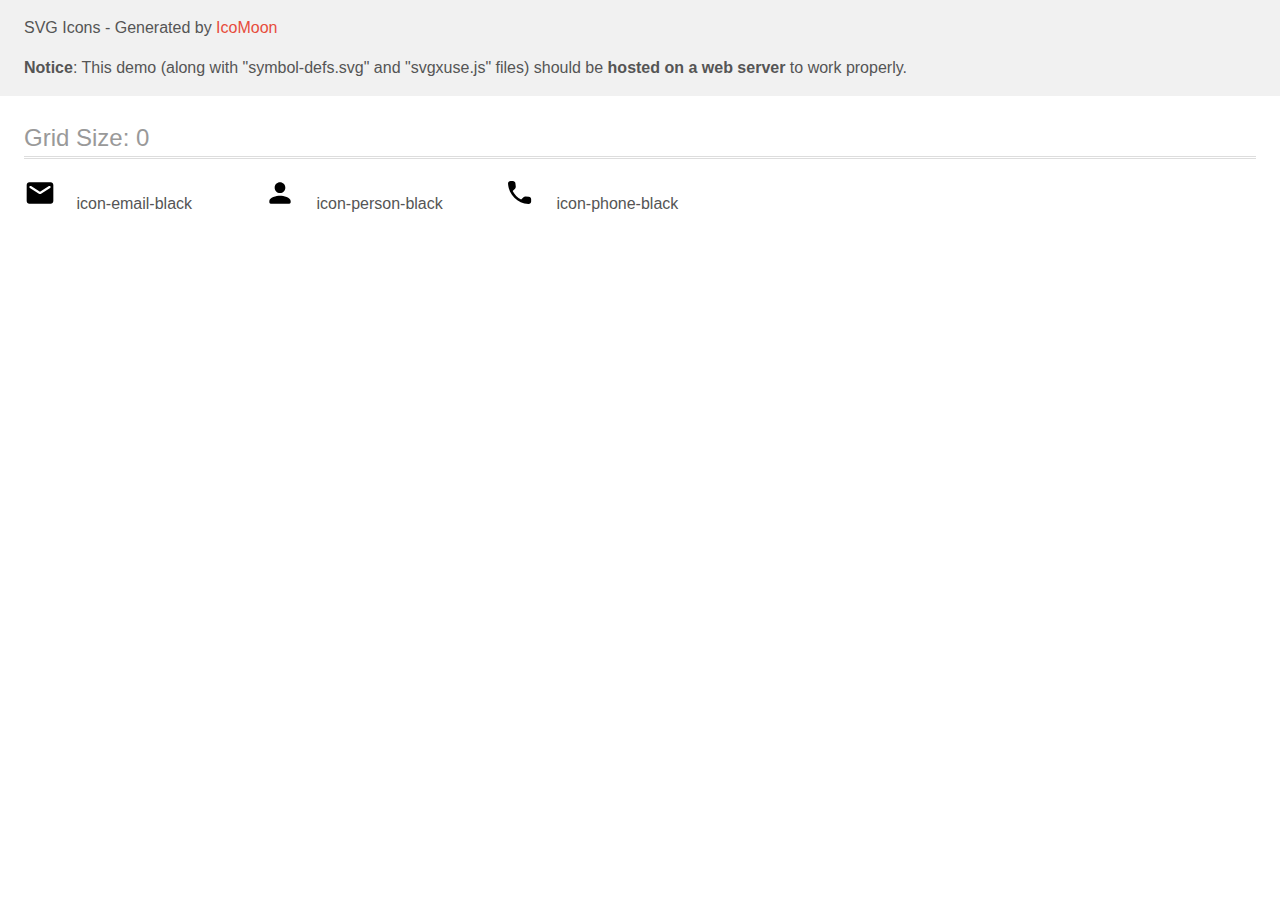
<file: images/original/Icon/icomoon2/demo-external-svg.html>
<!doctype html>
<html>
<head>
    <title>IcoMoon - SVG Icons</title>
    <meta charset="utf-8">
    <meta name="viewport" content="width=device-width, initial-scale=1">
    <link rel="stylesheet" href="demo-files/demo.css">
    <link rel="stylesheet" href="style.css">
</head>
<body>
<header class="bgc1 clearfix">
<div class="mhl">
    <p>SVG Icons - Generated by <a href="https://icomoon.io/app">IcoMoon</a></p><p><strong>Notice</strong>: This demo (along with "symbol-defs.svg" and "svgxuse.js" files) should be <b>hosted on a web server</b> to work properly.</p>
</div>
</header>
    <div class="clearfix mhl ptl">
        <h1 class="mvm mtn fgc1">Grid Size: 0</h1>
        <div class="glyph fs1">
            <div class="clearfix pbs">
                <svg class="icon icon-email-black"><use xlink:href="symbol-defs.svg#icon-email-black"></use></svg><span class="name"> icon-email-black</span>
            </div>
        </div>
        <div class="glyph fs1">
            <div class="clearfix pbs">
                <svg class="icon icon-person-black"><use xlink:href="symbol-defs.svg#icon-person-black"></use></svg><span class="name"> icon-person-black</span>
            </div>
        </div>
        <div class="glyph fs1">
            <div class="clearfix pbs">
                <svg class="icon icon-phone-black"><use xlink:href="symbol-defs.svg#icon-phone-black"></use></svg><span class="name"> icon-phone-black</span>
            </div>
        </div>
  </div>
<script defer src="svgxuse.js"></script>
</body>
</html>
</file>
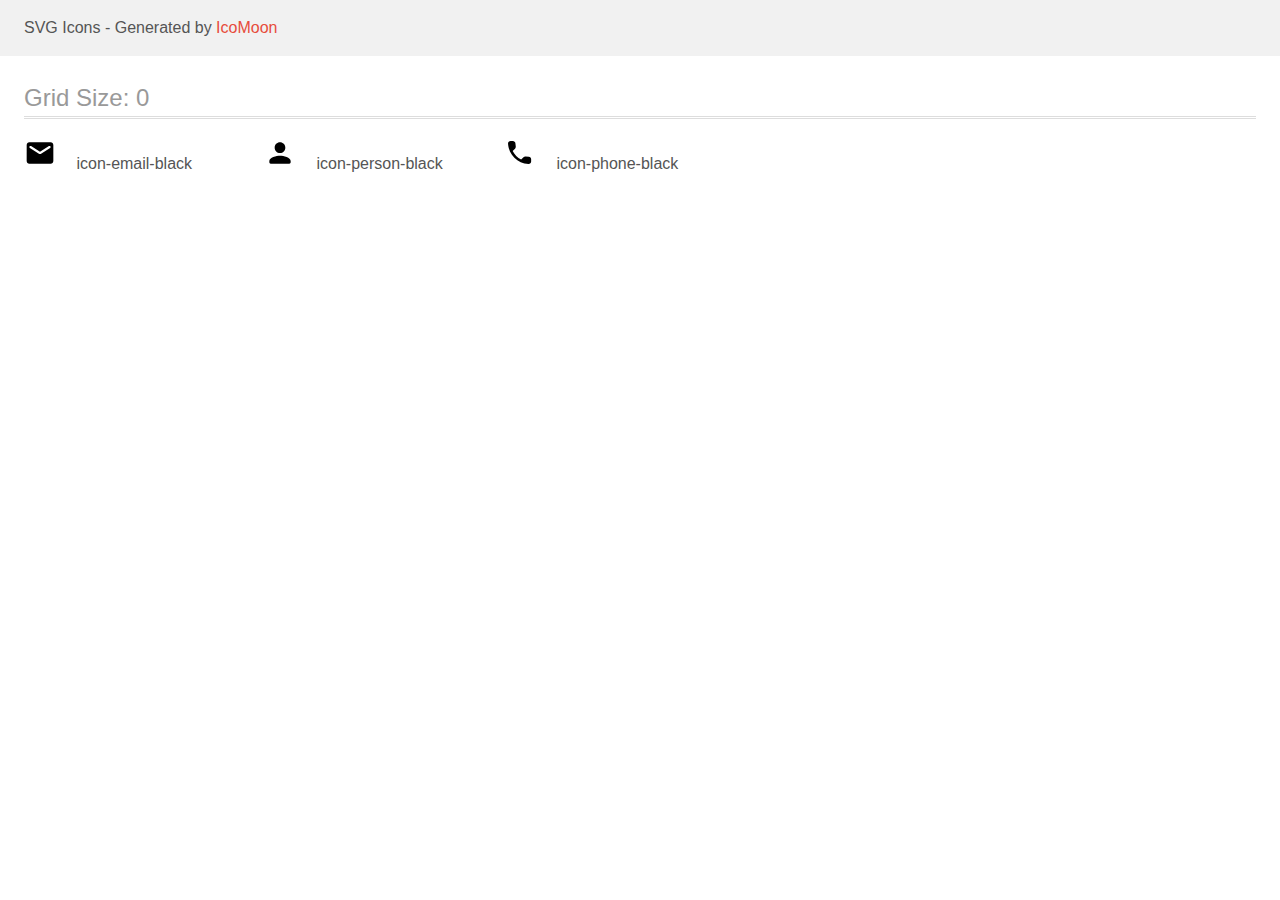
<file: images/original/Icon/icomoon2/demo.html>
<!doctype html>
<html>
<head>
    <title>IcoMoon - SVG Icons</title>
    <meta charset="utf-8">
    <meta name="viewport" content="width=device-width, initial-scale=1">
    <link rel="stylesheet" href="demo-files/demo.css">
    <link rel="stylesheet" href="style.css">
</head>
<body>
<svg aria-hidden="true" style="position: absolute; width: 0; height: 0; overflow: hidden;" version="1.1" xmlns="http://www.w3.org/2000/svg" xmlns:xlink="http://www.w3.org/1999/xlink">
<defs>
<symbol id="icon-email-black" viewBox="0 0 32 32">
<path d="M26.667 5.333h-21.333c-1.467 0-2.653 1.2-2.653 2.667l-0.013 16c0 1.467 1.2 2.667 2.667 2.667h21.333c1.467 0 2.667-1.2 2.667-2.667v-16c0-1.467-1.2-2.667-2.667-2.667zM26.133 11l-9.427 5.893c-0.427 0.267-0.987 0.267-1.413 0l-9.427-5.893c-0.333-0.213-0.533-0.573-0.533-0.96 0-0.893 0.973-1.427 1.733-0.96l8.933 5.587 8.933-5.587c0.76-0.467 1.733 0.067 1.733 0.96 0 0.387-0.2 0.747-0.533 0.96z"></path>
</symbol>
<symbol id="icon-person-black" viewBox="0 0 32 32">
<path d="M16 16c2.947 0 5.333-2.387 5.333-5.333s-2.387-5.333-5.333-5.333c-2.947 0-5.333 2.387-5.333 5.333s2.387 5.333 5.333 5.333zM16 18.667c-3.56 0-10.667 1.787-10.667 5.333v1.333c0 0.733 0.6 1.333 1.333 1.333h18.667c0.733 0 1.333-0.6 1.333-1.333v-1.333c0-3.547-7.107-5.333-10.667-5.333z"></path>
</symbol>
<symbol id="icon-phone-black" viewBox="0 0 32 32">
<path d="M24.882 19.773l-3.268-0.373c-0.785-0.090-1.557 0.18-2.11 0.733l-2.367 2.367c-3.641-1.853-6.626-4.825-8.478-8.478l2.38-2.38c0.553-0.553 0.823-1.325 0.733-2.11l-0.373-3.242c-0.154-1.299-1.248-2.277-2.56-2.277h-2.226c-1.454 0-2.663 1.209-2.573 2.663 0.682 10.987 9.469 19.761 20.443 20.443 1.454 0.090 2.663-1.119 2.663-2.573v-2.226c0.013-1.3-0.965-2.393-2.264-2.547z"></path>
</symbol>
</defs>
</svg>

<header class="bgc1 clearfix">
<div class="mhl">
    <p>SVG Icons - Generated by <a href="https://icomoon.io/app">IcoMoon</a></p>
</div>
</header>
    <div class="clearfix mhl ptl">
        <h1 class="mvm mtn fgc1">Grid Size: 0</h1>
        <div class="glyph fs1">
            <div class="clearfix pbs">
                <svg class="icon icon-email-black"><use xlink:href="#icon-email-black"></use></svg><span class="name"> icon-email-black</span>
            </div>
        </div>
        <div class="glyph fs1">
            <div class="clearfix pbs">
                <svg class="icon icon-person-black"><use xlink:href="#icon-person-black"></use></svg><span class="name"> icon-person-black</span>
            </div>
        </div>
        <div class="glyph fs1">
            <div class="clearfix pbs">
                <svg class="icon icon-phone-black"><use xlink:href="#icon-phone-black"></use></svg><span class="name"> icon-phone-black</span>
            </div>
        </div>
  </div>
<script defer src="svgxuse.js"></script>
</body>
</html>
</file>
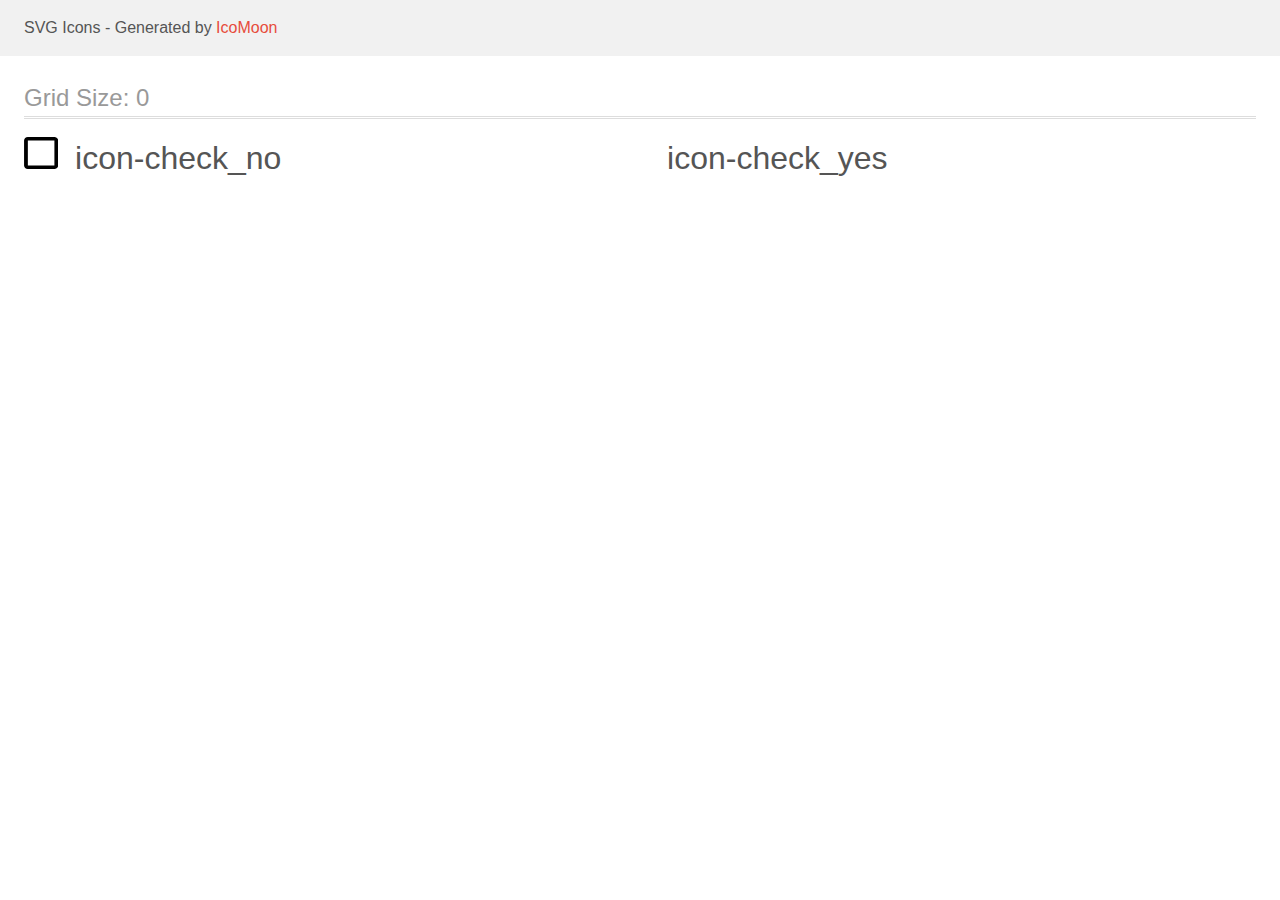
<file: images/original/Icon/icomoon3/demo.html>
<!doctype html>
<html>
<head>
    <title>IcoMoon - SVG Icons</title>
    <meta charset="utf-8">
    <meta name="viewport" content="width=device-width, initial-scale=1">
    <link rel="stylesheet" href="demo-files/demo.css">
    <link rel="stylesheet" href="style.css">
</head>
<body>
<svg aria-hidden="true" style="position: absolute; width: 0; height: 0; overflow: hidden;" version="1.1" xmlns="http://www.w3.org/2000/svg" xmlns:xlink="http://www.w3.org/1999/xlink">
<defs>
<symbol id="icon-check_no" viewBox="0 0 34 32">
<path d="M30.341 3.556v24.889h-26.548v-24.889h26.548zM30.341 0h-26.548c-2.086 0-3.793 1.6-3.793 3.556v24.889c0 1.956 1.707 3.556 3.793 3.556h26.548c2.086 0 3.793-1.6 3.793-3.556v-24.889c0-1.956-1.707-3.556-3.793-3.556z"></path>
</symbol>
<symbol id="icon-check_yes" viewBox="0 0 34 32">
<path fill="#fff" stroke="#fff" stroke-width="0.4267" stroke-miterlimit="4" stroke-linecap="butt" stroke-linejoin="miter" style="fill: var(--color1, #fff); stroke: var(--color1, #fff)" d="M8.442 16.537l-0.147-0.14-2.205 2.088 7.767 7.41 16.318-15.567-2.19-2.089-14.128 13.465-5.416-5.167z"></path>
</symbol>
</defs>
</svg>

<header class="bgc1 clearfix">
<div class="mhl">
    <p>SVG Icons - Generated by <a href="https://icomoon.io/app">IcoMoon</a></p>
</div>
</header>
    <div class="clearfix mhl ptl">
        <h1 class="mvm mtn fgc1">Grid Size: 0</h1>
        <div class="glyph fs1">
            <div class="clearfix pbs">
                <svg class="icon icon-check_no"><use xlink:href="#icon-check_no"></use></svg><span class="name"> icon-check_no</span>
            </div>
        </div>
        <div class="glyph fs1">
            <div class="clearfix pbs">
                <svg class="icon icon-check_yes"><use xlink:href="#icon-check_yes"></use></svg><span class="name"> icon-check_yes</span>
            </div>
        </div>
  </div>
<script defer src="svgxuse.js"></script>
</body>
</html>
</file>
<file: images/original/Icon/icomoon/demo-files/demo.css>
body {
  padding: 0;
  margin: 0;
  font-family: sans-serif;
  font-size: 1em;
  line-height: 1.5;
  color: #555;
  background: #fff;
}
h1 {
  font-size: 1.5em;
  font-weight: normal;
  box-shadow: 0 1px #ddd, 0 2px #fff, 0 3px #ddd;
}
small {
  font-size: .66666667em;
}
a {
  color: #e74c3c;
  text-decoration: none;
}
a:hover, a:focus {
  box-shadow: 0 1px #e74c3c;
}
.bshadow0, input {
  box-shadow: inset 0 -2px #e7e7e7;
}
input:hover {
  box-shadow: inset 0 -2px #ccc;
}
input, fieldset {
  font-size: 1em;
  margin: 0;
  padding: 0;
  border: 0;
}
input {
  color: inherit;
  line-height: 1.5;
  height: 1.5em;
  padding: .25em 0;
}
input:focus {
  outline: none;
  box-shadow: inset 0 -2px #449fdb;
}
.glyph {
  font-size: 16px;
  margin-right: 1.5em;
  float: left;
  width: 17em;
}
svg {
  color: #000;
}
.liga {
  width: 80%;
  width: calc(100% - 2.5em);
}
.talign-right {
  text-align: right;
}
.talign-center {
  text-align: center;
}
.bgc1 {
  background: #f1f1f1;
}
.fgc0 {
  color: #000;
}
.fgc1 {
  color: #999;
}
p {
  margin-top: 1em;
  margin-bottom: 1em;
}
.mvm {
  margin-top: .75em;
  margin-bottom: .75em;
}
.mtn {
  margin-top: 0;
}
.mtl, .mal {
  margin-top: 1.5em;
}
.mbl, .mal {
  margin-bottom: 1.5em;
}
.mal, .mhl {
  margin-left: 1.5em;
  margin-right: 1.5em;
}
.mhmm {
  margin-left: 1em;
  margin-right: 1em;
}
.ptl {
  padding-top: 1.5em;
}
.pbs, .pvs {
  padding-bottom: .25em;
}
.pvs, .pts {
  padding-top: .25em;
}
.unit {
  float: left;
}
.unitRight {
  float: right;
}
.size1of2 {
  width: 50%;
}
.size1of1 {
  width: 100%;
}
.clearfix:before, .clearfix:after {
  content: " ";
  display: table;
}
.clearfix:after {
  clear: both;
}
.hidden-true {
  display: none;
}
.textbox0 {
  width: 3em;
  background: #f1f1f1;
  padding: .25em .5em;
  line-height: 1.5;
  height: 1.5em;
}
.fs0 {
  font-size: 16px;
}
.fs1 {
  font-size: 32px;
}
.name {
  margin-left: .25em;
}
</file>
<file: images/original/Icon/icomoon/style.css>
.icon {
  display: inline-block;
  width: 1em;
  height: 1em;
  stroke-width: 0;
  stroke: currentColor;
  fill: currentColor;
}

/* ==========================================
Single-colored icons can be modified like so:
.icon-name {
  font-size: 32px;
  color: red;
}
========================================== */
</file>
<file: images/original/Icon/icomoon2/demo-files/demo.css>
body {
  padding: 0;
  margin: 0;
  font-family: sans-serif;
  font-size: 1em;
  line-height: 1.5;
  color: #555;
  background: #fff;
}
h1 {
  font-size: 1.5em;
  font-weight: normal;
  box-shadow: 0 1px #ddd, 0 2px #fff, 0 3px #ddd;
}
small {
  font-size: .66666667em;
}
a {
  color: #e74c3c;
  text-decoration: none;
}
a:hover, a:focus {
  box-shadow: 0 1px #e74c3c;
}
.bshadow0, input {
  box-shadow: inset 0 -2px #e7e7e7;
}
input:hover {
  box-shadow: inset 0 -2px #ccc;
}
input, fieldset {
  font-size: 1em;
  margin: 0;
  padding: 0;
  border: 0;
}
input {
  color: inherit;
  line-height: 1.5;
  height: 1.5em;
  padding: .25em 0;
}
input:focus {
  outline: none;
  box-shadow: inset 0 -2px #449fdb;
}
.glyph {
  font-size: 16px;
  margin-right: 1.5em;
  float: left;
  width: 6em;
}
svg {
  color: #000;
}
.liga {
  width: 80%;
  width: calc(100% - 2.5em);
}
.talign-right {
  text-align: right;
}
.talign-center {
  text-align: center;
}
.bgc1 {
  background: #f1f1f1;
}
.fgc0 {
  color: #000;
}
.fgc1 {
  color: #999;
}
p {
  margin-top: 1em;
  margin-bottom: 1em;
}
.mvm {
  margin-top: .75em;
  margin-bottom: .75em;
}
.mtn {
  margin-top: 0;
}
.mtl, .mal {
  margin-top: 1.5em;
}
.mbl, .mal {
  margin-bottom: 1.5em;
}
.mal, .mhl {
  margin-left: 1.5em;
  margin-right: 1.5em;
}
.mhmm {
  margin-left: 1em;
  margin-right: 1em;
}
.ptl {
  padding-top: 1.5em;
}
.pbs, .pvs {
  padding-bottom: .25em;
}
.pvs, .pts {
  padding-top: .25em;
}
.unit {
  float: left;
}
.unitRight {
  float: right;
}
.size1of2 {
  width: 50%;
}
.size1of1 {
  width: 100%;
}
.clearfix:before, .clearfix:after {
  content: " ";
  display: table;
}
.clearfix:after {
  clear: both;
}
.hidden-true {
  display: none;
}
.textbox0 {
  width: 3em;
  background: #f1f1f1;
  padding: .25em .5em;
  line-height: 1.5;
  height: 1.5em;
}
.fs0 {
  font-size: 16px;
}
.fs1 {
  font-size: 32px;
}
.name {
  font-size: 0.5em;
  margin-left: 1em;
}
</file>
<file: images/original/Icon/icomoon2/style.css>
.icon {
  display: inline-block;
  width: 1em;
  height: 1em;
  stroke-width: 0;
  stroke: currentColor;
  fill: currentColor;
}

/* ==========================================
Single-colored icons can be modified like so:
.icon-name {
  font-size: 32px;
  color: red;
}
========================================== */
</file>
<file: images/original/Icon/icomoon3/demo-files/demo.css>
body {
  padding: 0;
  margin: 0;
  font-family: sans-serif;
  font-size: 1em;
  line-height: 1.5;
  color: #555;
  background: #fff;
}
h1 {
  font-size: 1.5em;
  font-weight: normal;
  box-shadow: 0 1px #ddd, 0 2px #fff, 0 3px #ddd;
}
small {
  font-size: .66666667em;
}
a {
  color: #e74c3c;
  text-decoration: none;
}
a:hover, a:focus {
  box-shadow: 0 1px #e74c3c;
}
.bshadow0, input {
  box-shadow: inset 0 -2px #e7e7e7;
}
input:hover {
  box-shadow: inset 0 -2px #ccc;
}
input, fieldset {
  font-size: 1em;
  margin: 0;
  padding: 0;
  border: 0;
}
input {
  color: inherit;
  line-height: 1.5;
  height: 1.5em;
  padding: .25em 0;
}
input:focus {
  outline: none;
  box-shadow: inset 0 -2px #449fdb;
}
.glyph {
  font-size: 16px;
  margin-right: 1.5em;
  float: left;
  width: 17em;
}
svg {
  color: #000;
}
.liga {
  width: 80%;
  width: calc(100% - 2.5em);
}
.talign-right {
  text-align: right;
}
.talign-center {
  text-align: center;
}
.bgc1 {
  background: #f1f1f1;
}
.fgc0 {
  color: #000;
}
.fgc1 {
  color: #999;
}
p {
  margin-top: 1em;
  margin-bottom: 1em;
}
.mvm {
  margin-top: .75em;
  margin-bottom: .75em;
}
.mtn {
  margin-top: 0;
}
.mtl, .mal {
  margin-top: 1.5em;
}
.mbl, .mal {
  margin-bottom: 1.5em;
}
.mal, .mhl {
  margin-left: 1.5em;
  margin-right: 1.5em;
}
.mhmm {
  margin-left: 1em;
  margin-right: 1em;
}
.ptl {
  padding-top: 1.5em;
}
.pbs, .pvs {
  padding-bottom: .25em;
}
.pvs, .pts {
  padding-top: .25em;
}
.unit {
  float: left;
}
.unitRight {
  float: right;
}
.size1of2 {
  width: 50%;
}
.size1of1 {
  width: 100%;
}
.clearfix:before, .clearfix:after {
  content: " ";
  display: table;
}
.clearfix:after {
  clear: both;
}
.hidden-true {
  display: none;
}
.textbox0 {
  width: 3em;
  background: #f1f1f1;
  padding: .25em .5em;
  line-height: 1.5;
  height: 1.5em;
}
.fs0 {
  font-size: 16px;
}
.fs1 {
  font-size: 32px;
}
.name {
  margin-left: .25em;
}
</file>
<file: images/original/Icon/icomoon3/style.css>
.icon {
  display: inline-block;
  width: 1em;
  height: 1em;
  stroke-width: 0;
  stroke: currentColor;
  fill: currentColor;
}

/* ==========================================
Single-colored icons can be modified like so:
.icon-name {
  font-size: 32px;
  color: red;
}
========================================== */

.icon-check_no {
  width: 1.06640625em;
}

.icon-check_yes {
  width: 1.06640625em;
}
</file>
<file: css/main.min.css>
/*! modern-normalize v1.1.0 | MIT License | https://github.com/sindresorhus/modern-normalize */*,::before,::after{box-sizing:border-box}html{-moz-tab-size:4;-o-tab-size:4;tab-size:4}html{line-height:1.15;-webkit-text-size-adjust:100%}body{margin:0}body{font-family:system-ui,-apple-system,"Segoe UI",Roboto,Helvetica,Arial,sans-serif,"Apple Color Emoji","Segoe UI Emoji"}hr{height:0;color:inherit}abbr[title]{-webkit-text-decoration:underline dotted;text-decoration:underline dotted}b,strong{font-weight:bolder}code,kbd,samp,pre{font-family:ui-monospace,SFMono-Regular,Consolas,"Liberation Mono",Menlo,monospace;font-size:1em}small{font-size:80%}sub,sup{font-size:75%;line-height:0;position:relative;vertical-align:baseline}sub{bottom:-0.25em}sup{top:-0.5em}table{text-indent:0;border-color:inherit}button,input,optgroup,select,textarea{font-family:inherit;font-size:100%;line-height:1.15;margin:0}button,select{text-transform:none}button,[type=button],[type=reset],[type=submit]{-webkit-appearance:button}::-moz-focus-inner{border-style:none;padding:0}:-moz-focusring{outline:1px dotted ButtonText}:-moz-ui-invalid{box-shadow:none}legend{padding:0}progress{vertical-align:baseline}::-webkit-inner-spin-button,::-webkit-outer-spin-button{height:auto}[type=search]{-webkit-appearance:textfield;outline-offset:-2px}::-webkit-search-decoration{-webkit-appearance:none}::-webkit-file-upload-button{-webkit-appearance:button;font:inherit}summary{display:list-item}ul,li,h1,h2,h3,h4,p{margin:0;padding:0}li{list-style:none}a{text-decoration:none}.logo{font-size:26px;font-family:Raleway;font-weight:700;line-height:1.19;letter-spacing:.03em;color:#2196f3}.logo__text--header{color:#000}.logo__text--footer{color:#fff}.nav-container{display:flex;height:100%;align-items:center;margin-left:93px}.nav-list{display:flex;font-weight:500;line-height:1.14;letter-spacing:.02em}.nav-list__item:not(:last-child){margin-right:50px}.nav-list__link{display:block;padding:32px 0;position:relative;color:#212121;transition-property:color;transition-duration:250ms;transition-timing-function:cubic-bezier(0.4, 0, 0.2, 1)}.nav-list__link:hover,.nav-list__link:focus{color:#2196f3}.nav-list__link--active{color:#2196f3}.nav-list__link--active::after{content:"";width:100%;height:4px;position:absolute;left:50%;top:77px;border-radius:4px;background-color:#2196f3;transform:translateX(-50%)}.contacts-list{display:flex;margin-left:auto;font-weight:500;line-height:1.14;letter-spacing:.02em}.contacts-list--footer{flex-direction:column;display:flex;margin-top:20px}.contacts-list__item{display:flex;align-items:center}.contacts-list__item--header:not(:last-child){margin-right:50px}.contacts-list__item--footer{margin-bottom:9px;font-style:normal}.contacts-list__link{display:flex;align-items:center;color:#757575;transition-property:color;transition-duration:250ms;transition-timing-function:cubic-bezier(0.4, 0, 0.2, 1)}.contacts-list__link:hover{color:#2196f3}.contacts-list__link:focus{color:#2196f3}.contacts-list__icon{margin-right:10px;fill:#757575;transition-property:fill;transition-duration:250ms;transition-timing-function:cubic-bezier(0.4, 0, 0.2, 1)}.contacts-list__link:hover .contacts-list__icon{fill:#2196f3}.contacts-list__link:focus .contacts-list__icon{fill:#2196f3}.contacts-list__link--footer{font-weight:400;font-size:14px;line-height:1.71;letter-spacing:.03em;color:rgba(255,255,255,.6);transition-property:color;transition-duration:250ms;transition-timing-function:cubic-bezier(0.4, 0, 0.2, 1)}.contacts-list__link--footer:focus{color:#2196f3}.contacts-list__link--footer:hover{color:#2196f3}.contacts-list__link--accent{color:#fff}.hero{display:flex;flex-direction:column;height:100%;align-items:center;justify-content:center}.hero__text{width:696px;font-size:44px;font-weight:900;line-height:1.36;text-align:center;letter-spacing:.06em;color:#fff}.modal-container{margin-top:30px;padding:0 40px;height:100%}.backdrop{display:inline-block;position:fixed;width:100%;height:100%;z-index:101;background-color:rgba(0,0,0,.1)}.backdrop--hidden{opacity:0;pointer-events:none;visibility:hidden}.modal{display:flex;flex-direction:column;position:absolute;width:528px;height:581px;left:50%;top:50%;opacity:1;background:#fff;box-shadow:0px 1px 3px rgba(0,0,0,.12),0px 1px 1px rgba(0,0,0,.14),0px 2px 1px rgba(0,0,0,.2);border-radius:4px;transform:translate(-50%, -50%) scale(1);transition-property:transform opacity;transition-duration:250ms;transition-timing-function:cubic-bezier(0.4, 0, 0.2, 1)}.modal--hidden{opacity:0;transform:translate(-50%, -50%) scale(1.15)}.modal__header{margin-top:40px;font-weight:700;font-size:20px;line-height:1.15;text-align:center;letter-spacing:.03em;color:#212121}.modal-list{display:flex;flex-direction:column;justify-content:center;align-items:center}.modal-list__item{position:relative;margin-bottom:28px}.modal-list__placeholder{position:absolute;top:-18px;left:0;font-weight:400;font-size:12px;line-height:1.16;letter-spacing:.01em;color:#757575}.modal-list__placeholder--checkbox{position:static;display:flex;width:16px;height:15px;border:2px solid #212121;border-radius:4px;transition-property:background-color border-color;transition-duration:250ms;transition-timing-function:cubic-bezier(0.4, 0, 0.2, 1)}.modal-list__input--checkbox:checked~.modal-list__placeholder--checkbox{background-color:#2196f3;border-color:#2196f3;background-origin:border-box}.modal-list__icon{position:absolute;top:50%;left:0;margin-left:12px;transform:translateY(-50%);transition-property:fill;transition-duration:250ms;transition-timing-function:cubic-bezier(0.4, 0, 0.2, 1)}.modal-list__input:hover~.modal-list__icon,.modal-list__input:focus~.modal-list__icon{fill:#2196f3}.modal-list__icon--checked{margin:0;position:absolute;top:50%;left:0;fill:none;opacity:0;transform:translateY(-50%);transition-property:opacity;transition-duration:250ms;transition-timing-function:cubic-bezier(0.4, 0, 0.2, 1)}.modal-list__input--checkbox:checked~.modal-list__icon--checked{fill:#fff;opacity:1}.modal-list__input{width:448px;height:40px;padding-left:42px;border:1px solid rgba(33,33,33,.2);border-radius:4px;transition-property:border-color;transition-duration:250ms;transition-timing-function:cubic-bezier(0.4, 0, 0.2, 1)}.modal-list__input:hover,.modal-list__input:focus{border-color:#2196f3;outline:none}.modal-list__input--textarea{height:120px;resize:none;padding:12px 16px}.modal-list__input--textarea::-moz-placeholder{font-weight:400;font-size:12px;line-height:14px;letter-spacing:.01em;color:rgba(117,117,117,.5)}.modal-list__input--textarea:-ms-input-placeholder{font-weight:400;font-size:12px;line-height:14px;letter-spacing:.01em;color:rgba(117,117,117,.5)}.modal-list__input--textarea::placeholder{font-weight:400;font-size:12px;line-height:14px;letter-spacing:.01em;color:rgba(117,117,117,.5)}.modal-list__input--checkbox{position:absolute;width:1px;height:1px;overflow:hidden;clip:rect(0 0 0 0)}.modal-list__text{margin-left:8px;font-weight:400;font-size:14px;line-height:1.71;letter-spacing:.03em;color:#757575}.modal-list__link{text-decoration:underline;color:#2196f3}.modal-list__label{position:relative;display:flex}.modal-list__label--policy{display:flex;justify-content:center;align-items:center}.button--modal-btn{width:200px;height:50px;font-weight:700;font-size:16px;line-height:1.88;letter-spacing:.06em;color:#fff;text-align:center;cursor:pointer;border:none;background:#2196f3;box-shadow:0px 4px 4px rgba(0,0,0,.15);border-radius:4px;transition-property:background-color;transition-duration:250ms;transition-timing-function:cubic-bezier(0.4, 0, 0.2, 1)}.button--modal-btn:hover,.button--modal-btn:focus{background-color:#188ce8}.modal-close{display:flex;justify-content:center;align-items:center;position:absolute;top:0;right:0;margin-right:8px;margin-top:8px;width:30px;height:30px;cursor:pointer;border-radius:50%;border:1px solid rgba(0,0,0,.1)}.modal-close__icon{fill:#212121;transition-property:fill;transition-duration:250ms;transition-timing-function:cubic-bezier(0.4, 0, 0.2, 1)}.modal-close:hover .modal-close__icon{fill:#2196f3}.features{display:flex}.features__item{width:270px;margin-right:30px}.features__item:last-child{margin-right:0}.features__icon-container{display:flex;justify-content:center;align-items:center;margin-bottom:30px;height:120px;border-radius:4px;background-color:#f5f4f4}.features__label{margin-bottom:10px;font-size:14px;line-height:1.14;letter-spacing:.03em}.features__text{margin-top:10px;color:#757575;line-height:1.71;letter-spacing:.03em}.job{display:flex;margin-top:50px}.job__item{margin-right:30px;position:relative}.job__item:last-child{margin-right:0}.job__image,.job__link{display:block}.job__label-container{display:flex;justify-content:center;align-items:center;position:absolute;width:100%;height:70px;left:0;bottom:0;background:rgba(47,48,58,.8)}.job__label{font-weight:700;font-size:14px;line-height:1.14;text-align:center;letter-spacing:.03em;text-transform:uppercase;color:#fff}.section--team{background-color:#f5f4f4}.team-list{display:flex;margin-top:50px}.team-list__item{width:270px;margin-right:30px;text-align:center;background-color:#fff;box-shadow:0px 1px 3px rgba(0,0,0,.12),0px 1px 1px rgba(0,0,0,.14),0px 2px 1px rgba(0,0,0,.2);border-radius:0px 0px 4px 4px}.team-list__item:last-child{margin-right:0}.team-list__image{display:block}.team-list__meta{padding:30px 5px 0 5px}.team-list__name{font-weight:500;font-size:16px;line-height:1.19;letter-spacing:.03em;color:#212121}.team-list__position{margin-top:10px;font-size:16px;line-height:1.19;letter-spacing:.03em;color:#757575}.socials-list{display:flex;justify-content:space-between;margin-top:16px;padding:0 32px 30px 32px}.socials-list--footer{display:flex;width:206px;padding:0;margin-top:20px}.socials-list__link{display:flex;height:44px;width:44px;justify-content:center;align-items:center;border-radius:50%;border:none;transition-property:background-color;transition-duration:250ms;transition-timing-function:cubic-bezier(0.4, 0, 0.2, 1)}.socials-list__link:hover{background-color:#2196f3}.socials-list__link:focus{background-color:#2196f3;outline:none}.socials-list__link--footer{background-color:rgba(255,255,255,.1)}.socials-list__icon{fill:#afb1b8;transition-property:fill;transition-duration:250ms;transition-timing-function:cubic-bezier(0.4, 0, 0.2, 1)}.socials-list__link:hover .socials-list__icon{fill:#fff}.socials-list__link:focus .socials-list__icon{fill:#fff}.socials-list__icon--footer{fill:#fff}.social-block{margin-top:12px;margin-left:70px}.social-block__header{text-transform:uppercase;font-size:14px;font-weight:700;line-height:1.14;letter-spacing:.03em;color:#fff}.clients-list{display:flex;margin-top:50px;justify-content:space-between}.clients-list__link{display:flex;width:170px;height:92px;justify-content:center;align-items:center;border-radius:4px;border:1px solid #afb1b8;transition-property:border-color;transition-duration:250ms;transition-timing-function:cubic-bezier(0.4, 0, 0.2, 1)}.clients-list__link:hover{border-color:#2196f3}.clients-list__link:focus{border-color:#2196f3;outline:none}.clients-list__icon{fill:#afb1b8;transition-property:fill;transition-duration:250ms;transition-timing-function:cubic-bezier(0.4, 0, 0.2, 1)}.clients-list__link:hover .clients-list__icon{fill:#2196f3}.clients-list__link:focus .clients-list__icon{fill:#2196f3}.footer{display:flex}.footer-address{display:inline-block;width:231px}.button{display:flex;align-items:center;justify-content:center;width:200px;padding:10px 0;font-weight:700;font-size:16px;line-height:1.88;letter-spacing:.06em;color:#fff;cursor:pointer;border:none;box-shadow:0px 4px 4px rgba(0,0,0,.15);border-radius:4px;background-color:#2196f3;transition-property:background-color;transition-duration:250ms;transition-timing-function:cubic-bezier(0.4, 0, 0.2, 1)}.button:hover{background-color:#188ce8}.button__icon--footer{margin-left:10px;fill:#fff}.button--subscription{margin-left:12px}.button--hero{width:216px;margin-top:30px}.subscription-block{display:flex;width:570px;flex-direction:column;margin-left:93px;margin-top:12px}.subscription-block__header{text-transform:uppercase;font-size:14px;font-weight:700;line-height:1.14;letter-spacing:.03em;color:#fff}.subscription-form{display:flex;flex-direction:row;margin-top:20px;height:50px}.subscription-form__input{width:358px;height:50px;padding-left:16px;font-weight:400;font-size:16px;line-height:1.25;letter-spacing:.03em;color:rgba(255,255,255,.6);border:1px solid rgba(255,255,255,.3);filter:drop-shadow(0px 4px 4px rgba(0, 0, 0, 0.15));border-radius:4px;background-color:rgba(0,0,0,0);transition-property:border-color;transition-duration:250ms;transition-timing-function:cubic-bezier(0.4, 0, 0.2, 1)}.subscription-form__input:hover,.subscription-form__input:focus{border-color:#2196f3}.filter-list{display:flex;flex-wrap:wrap;justify-content:center}.filter-list__item:not(:last-child){margin-right:8px}.filter-list__btn{padding:6px 22px;font-family:Roboto;font-weight:500;font-size:16px;line-height:1.62;text-align:center;letter-spacing:.03em;border:none;border-radius:4px;background-color:#f5f4f4;transition-property:background-color box-shadow color;transition-duration:250ms;transition-timing-function:cubic-bezier(0.4, 0, 0.2, 1)}.filter-list__btn--active{color:#fff;background-color:#2196f3;box-shadow:0px 3px 1px rgba(0,0,0,.1),0px 1px 2px rgba(0,0,0,.08),0px 2px 2px rgba(0,0,0,.12)}.filter-list__btn:hover,.filter-list__btn:focus{color:#fff;cursor:pointer;background-color:#2196f3;box-shadow:0px 3px 1px rgba(0,0,0,.1),0px 1px 2px rgba(0,0,0,.08),0px 2px 2px rgba(0,0,0,.12);outline:none}.projects-list{display:flex;flex-wrap:wrap;margin-top:50px}.projects-list__container{position:relative;overflow:hidden}.projects-list__item{margin-right:30px;margin-bottom:30px;width:370px;transition-property:box-shadow;transition-duration:250ms;transition-timing-function:cubic-bezier(0.4, 0, 0.2, 1)}.projects-list__item:nth-child(3n+3){margin-right:0px}.projects-list__item:nth-last-child(-n+3){margin-bottom:0px}.projects-list__item:hover{box-shadow:0px 1px 1px rgba(0,0,0,.12),0px 4px 4px rgba(0,0,0,.06),1px 4px 6px rgba(0,0,0,.16)}.projects-list__link .projects-list__image{display:block}.projects-list__description{font-weight:400;font-size:18px;line-height:1.56;letter-spacing:.03em;color:#fff}.projects-list__overlay{display:flex;justify-content:center;align-items:center;padding:0 24px;position:absolute;width:370px;height:294px;top:0;left:0;background:rgba(33,150,243,.9);transform:translateY(100%);transition-property:transform;transition-duration:250ms;transition-timing-function:cubic-bezier(0.4, 0, 0.2, 1)}.projects-list__item:hover .projects-list__overlay{transform:translateY(0)}.projects-list__meta{border:1px solid #eee;border-top:none;padding:20px 24px;overflow:hidden}.projects-list__name{font-weight:700;font-size:18px;line-height:2;letter-spacing:.06em;color:#212121}.projects-list__category{margin-top:4px;font-size:16px;line-height:1.88;letter-spacing:.03em;color:#757575}body{margin:0 auto;font-family:Roboto,sans-serif;font-size:14px;color:#212121}.container{width:1200px;padding:0 15px;margin:0 auto}.section{padding-top:94px;padding-bottom:94px}.section--features{padding-bottom:0}.section--footer{padding-top:60px;padding-bottom:60px;background-color:#2f303a}.section--hero{height:600px;margin:0 auto;max-width:1600px;background-color:#2f303a;background-image:linear-gradient(to right, rgba(47, 48, 58, 0.4), rgba(47, 48, 58, 0.4)),url(../images/hero_bg.jpg);background-repeat:no-repeat;background-position:center}.header{display:flex;height:100%;align-items:center}.header-section--portfolio{border-bottom:1px solid #ececec}.header-section--page{border-bottom:1px solid rgba(0,0,0,0)}.section-header{font-weight:700;font-size:36px;line-height:1.16;letter-spacing:.03em;text-align:center}/*# sourceMappingURL=main.min.css.map */
</file>
